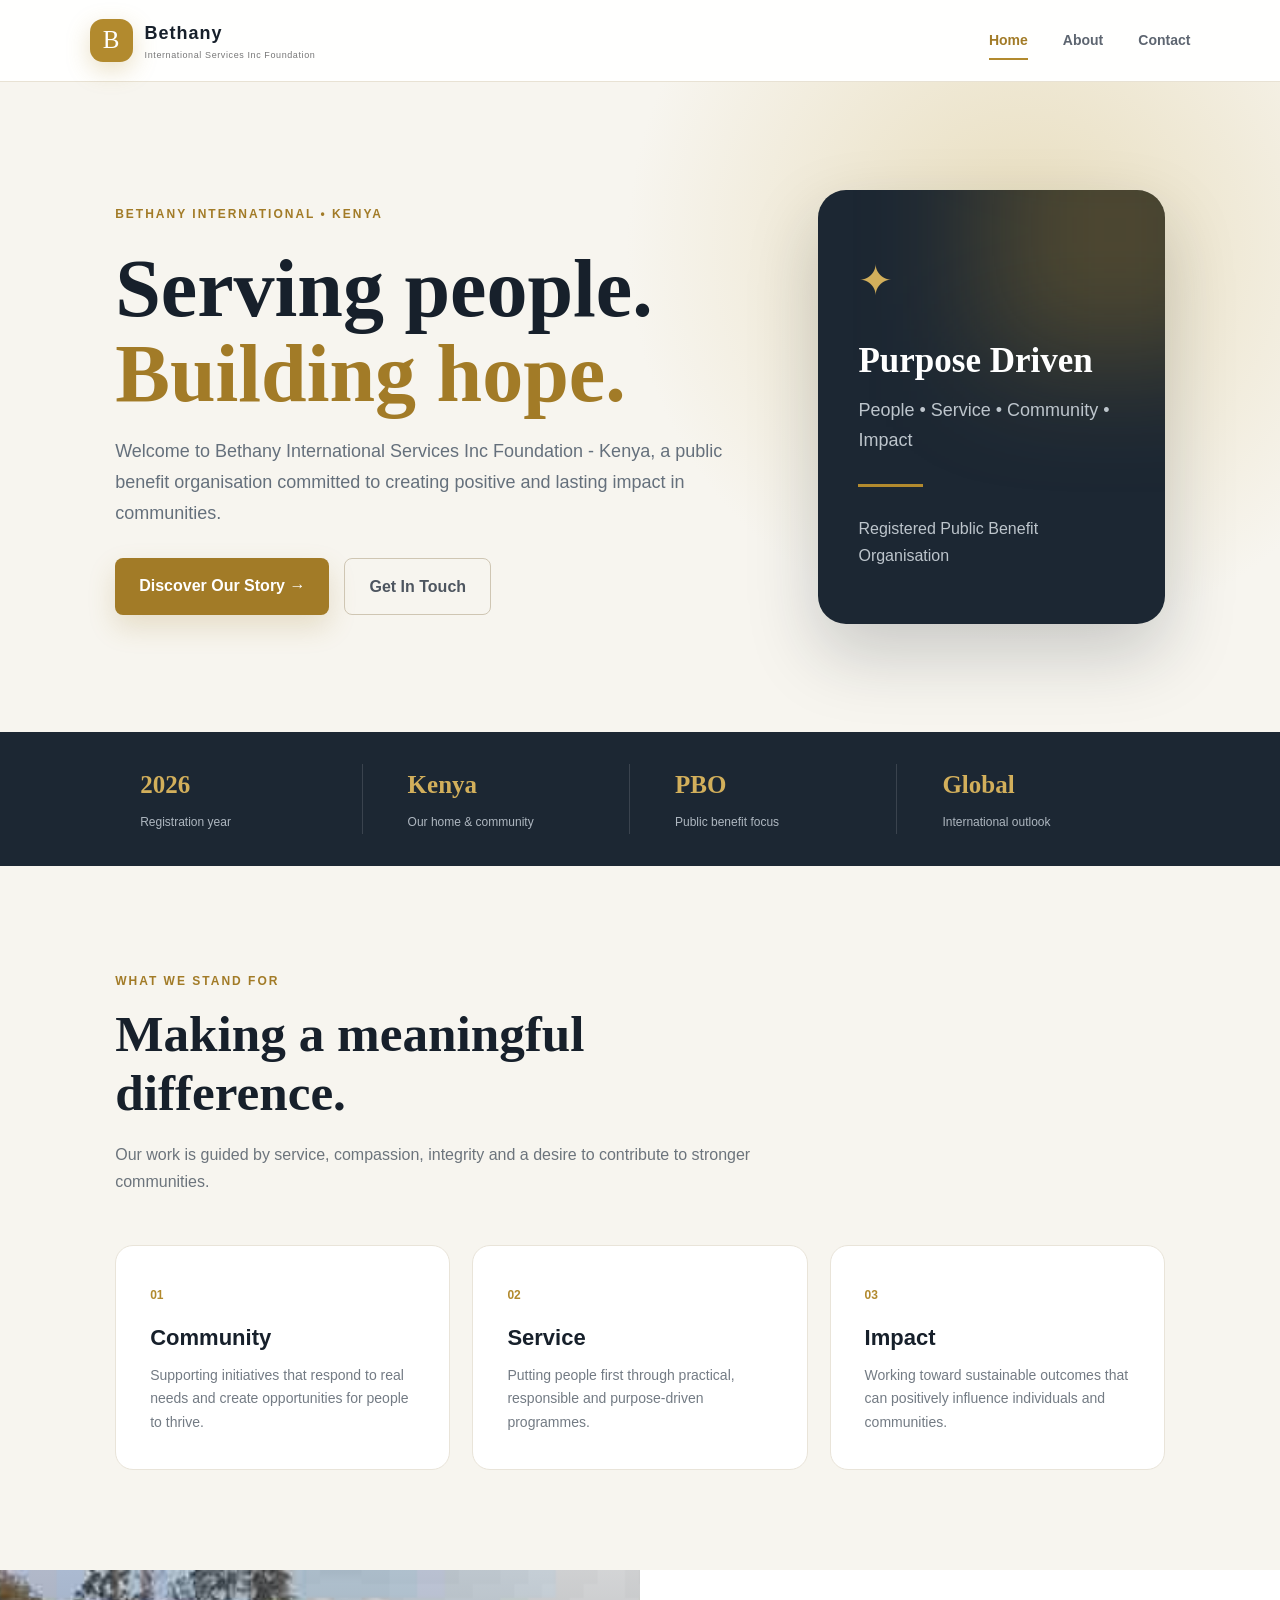
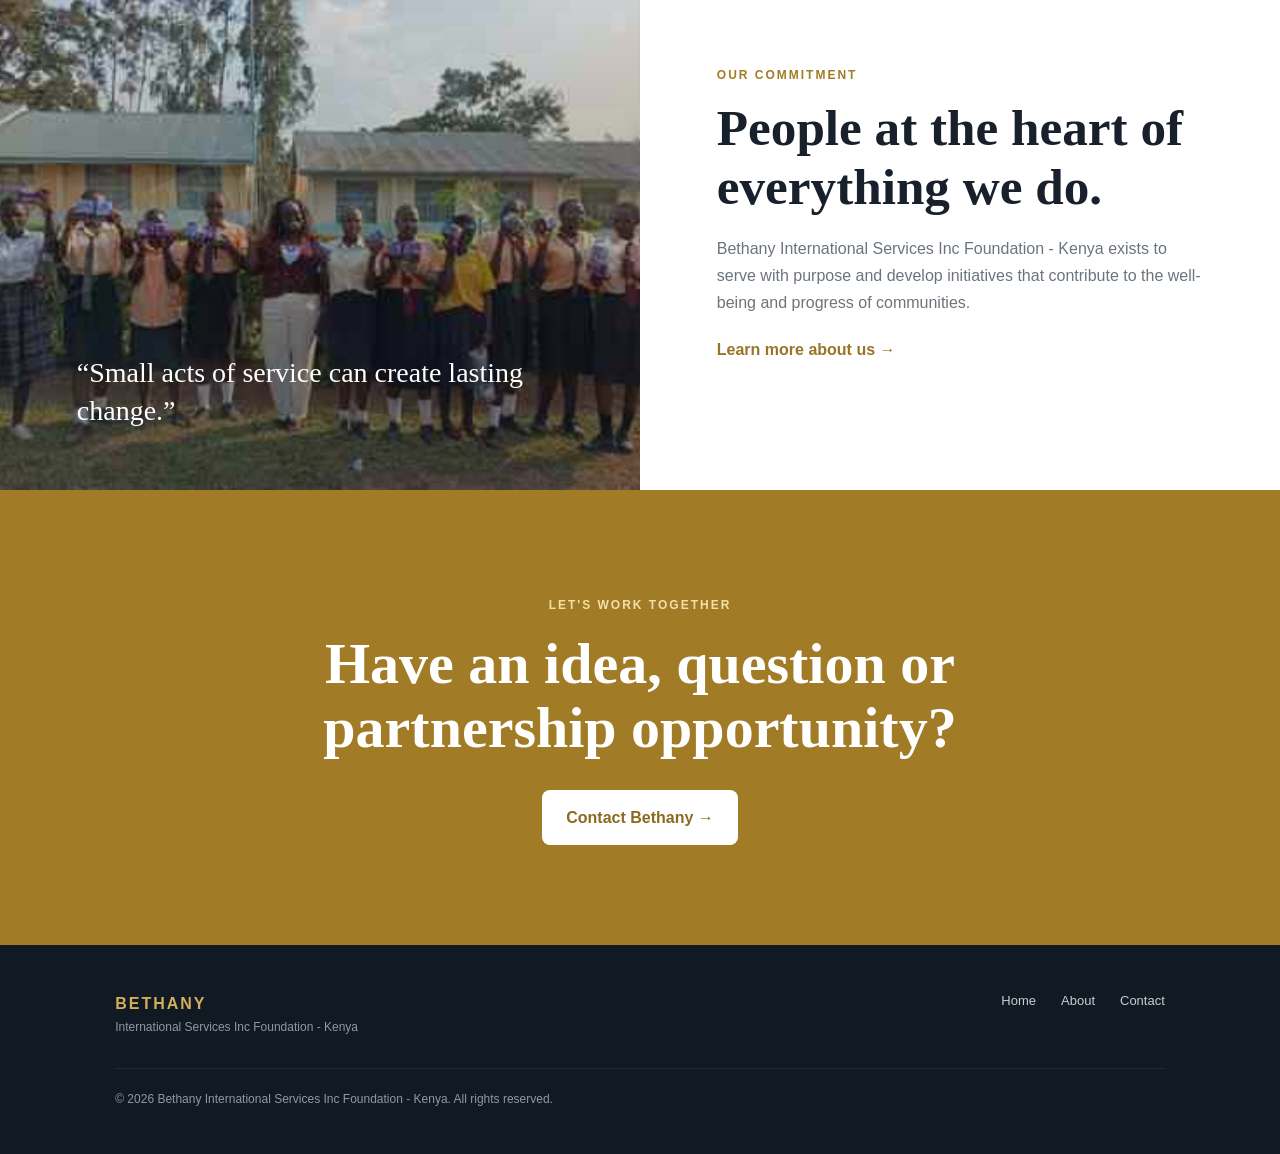
<file: index.html>
<!DOCTYPE html>
<html lang="en">
<head>
<meta charset="UTF-8"><meta name="viewport" content="width=device-width, initial-scale=1.0">
<title>Bethany International Services Inc Foundation - Kenya</title>
<link rel="stylesheet" href="Bethany_International_Website/style.css">
</head><body>
<header class="navbar"><a class="brand" href="index.html"><span class="brand-mark">B</span><span><strong>Bethany</strong><small>International Services Inc Foundation</small></span></a><button class="menu-toggle" aria-label="Toggle navigation" aria-expanded="false">☰</button><nav><a class="active" href="index.html">Home</a><a href="about.html">About</a><a href="contact.html">Contact</a></nav></header>
<main><section class="hero"><div class="hero-content"><span class="eyebrow">BETHANY INTERNATIONAL • KENYA</span><h1>Serving people.<br><span>Building hope.</span></h1><p>Welcome to Bethany International Services Inc Foundation - Kenya, a public benefit organisation committed to creating positive and lasting impact in communities.</p><div class="hero-buttons"><a class="btn primary" href="about.html">Discover Our Story →</a><a class="btn ghost" href="contact.html">Get In Touch</a></div></div><div class="hero-card"><div class="glow"></div><div class="card-icon">✦</div><h3>Purpose Driven</h3><p>People • Service • Community • Impact</p><div class="line"></div><span>Registered Public Benefit Organisation</span></div></section><section class="stats"><div><strong>2026</strong><span>Registration year</span></div><div><strong>Kenya</strong><span>Our home & community</span></div><div><strong>PBO</strong><span>Public benefit focus</span></div><div><strong>Global</strong><span>International outlook</span></div></section><section class="section"><div class="section-heading"><span class="eyebrow">WHAT WE STAND FOR</span><h2>Making a meaningful difference.</h2><p>Our work is guided by service, compassion, integrity and a desire to contribute to stronger communities.</p></div><div class="cards"><article class="info-card"><span>01</span><h3>Community</h3><p>Supporting initiatives that respond to real needs and create opportunities for people to thrive.</p></article><article class="info-card"><span>02</span><h3>Service</h3><p>Putting people first through practical, responsible and purpose-driven programmes.</p></article><article class="info-card"><span>03</span><h3>Impact</h3><p>Working toward sustainable outcomes that can positively influence individuals and communities.</p></article></div></section><section class="split-section"><div class="split-image"><div class="quote">“Small acts of service can create lasting change.”</div></div><div class="split-content"><span class="eyebrow">OUR COMMITMENT</span><h2>People at the heart of everything we do.</h2><p>Bethany International Services Inc Foundation - Kenya exists to serve with purpose and develop initiatives that contribute to the well-being and progress of communities.</p><a class="text-link" href="about.html">Learn more about us →</a></div></section><section class="cta"><span class="eyebrow">LET'S WORK TOGETHER</span><h2>Have an idea, question or partnership opportunity?</h2><a class="btn light" href="contact.html">Contact Bethany →</a></section></main><footer><div><strong>BETHANY</strong><p>International Services Inc Foundation - Kenya</p></div><div class="footer-links"><a href="index.html">Home</a><a href="about.html">About</a><a href="contact.html">Contact</a></div><p class="copyright">© 2026 Bethany International Services Inc Foundation - Kenya. All rights reserved.</p></footer><script src="Bethany_International_Website/script.js"></script></body></html>
</file>
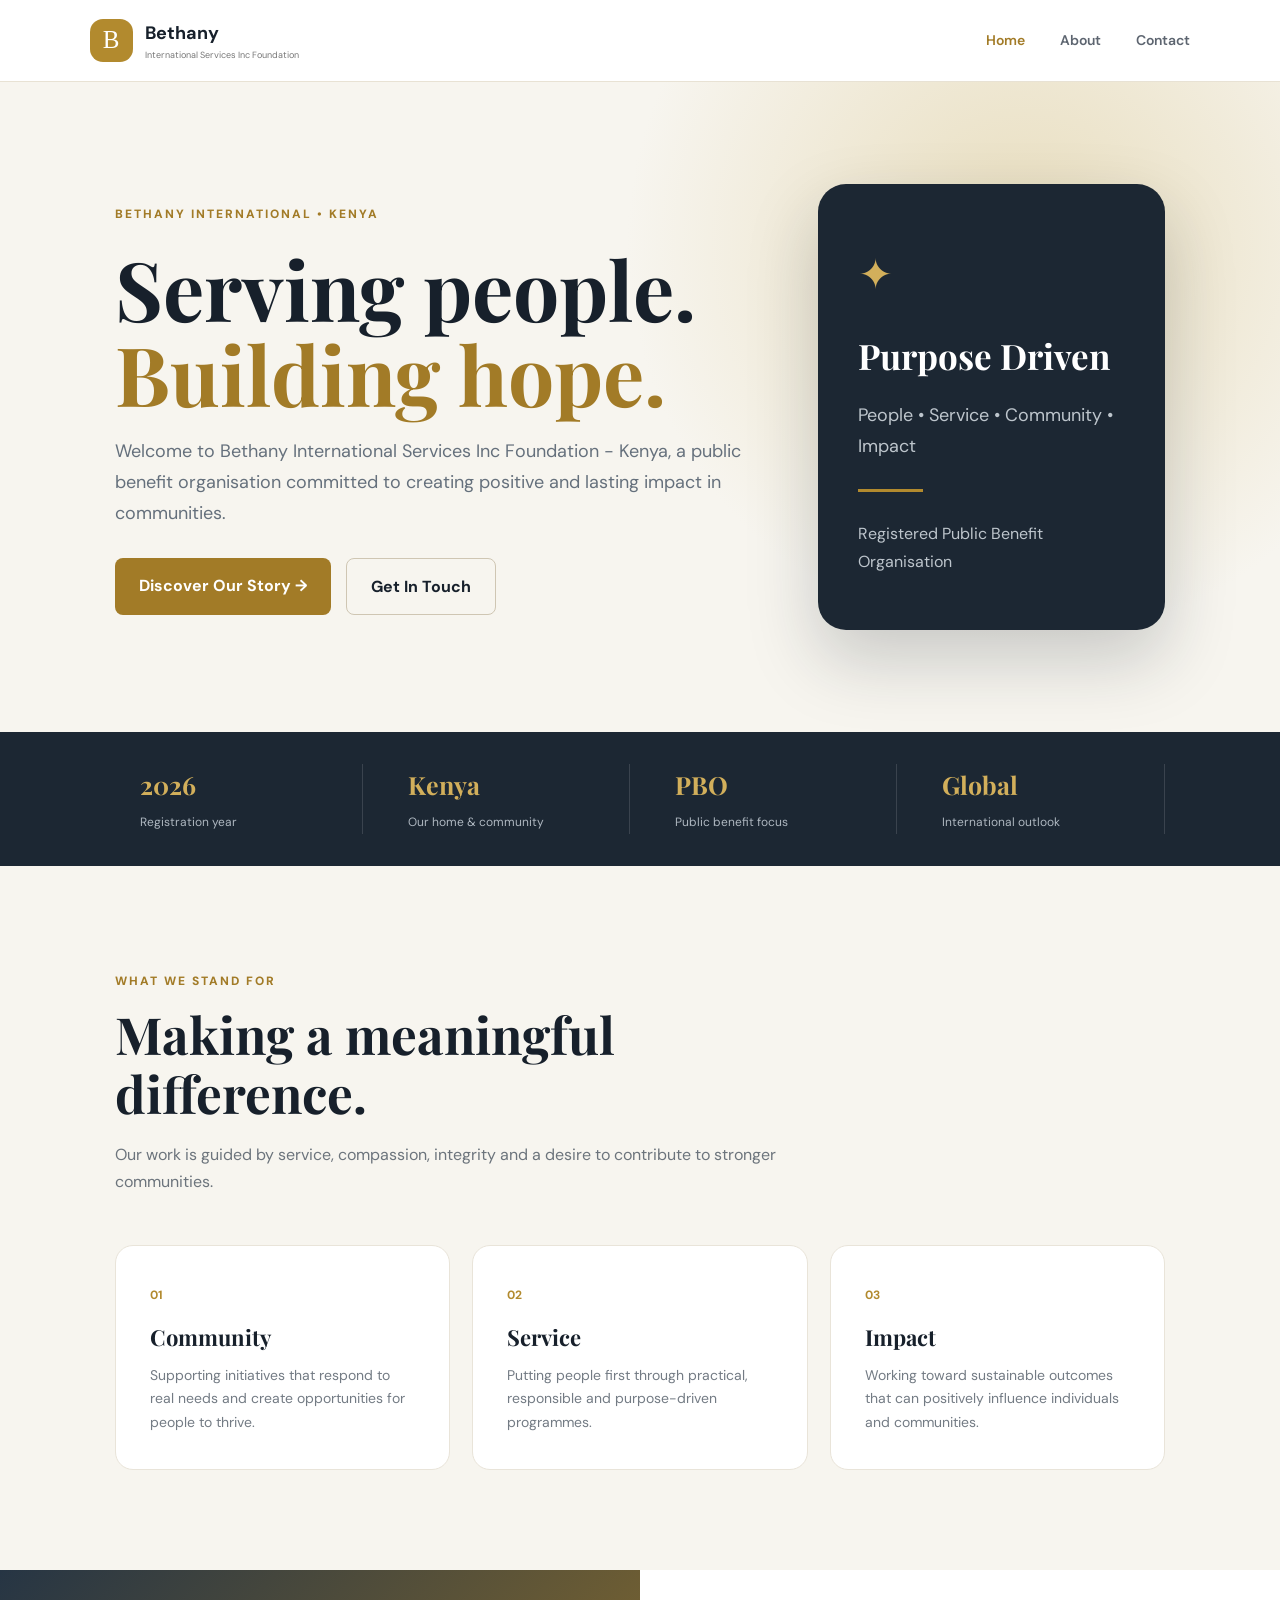
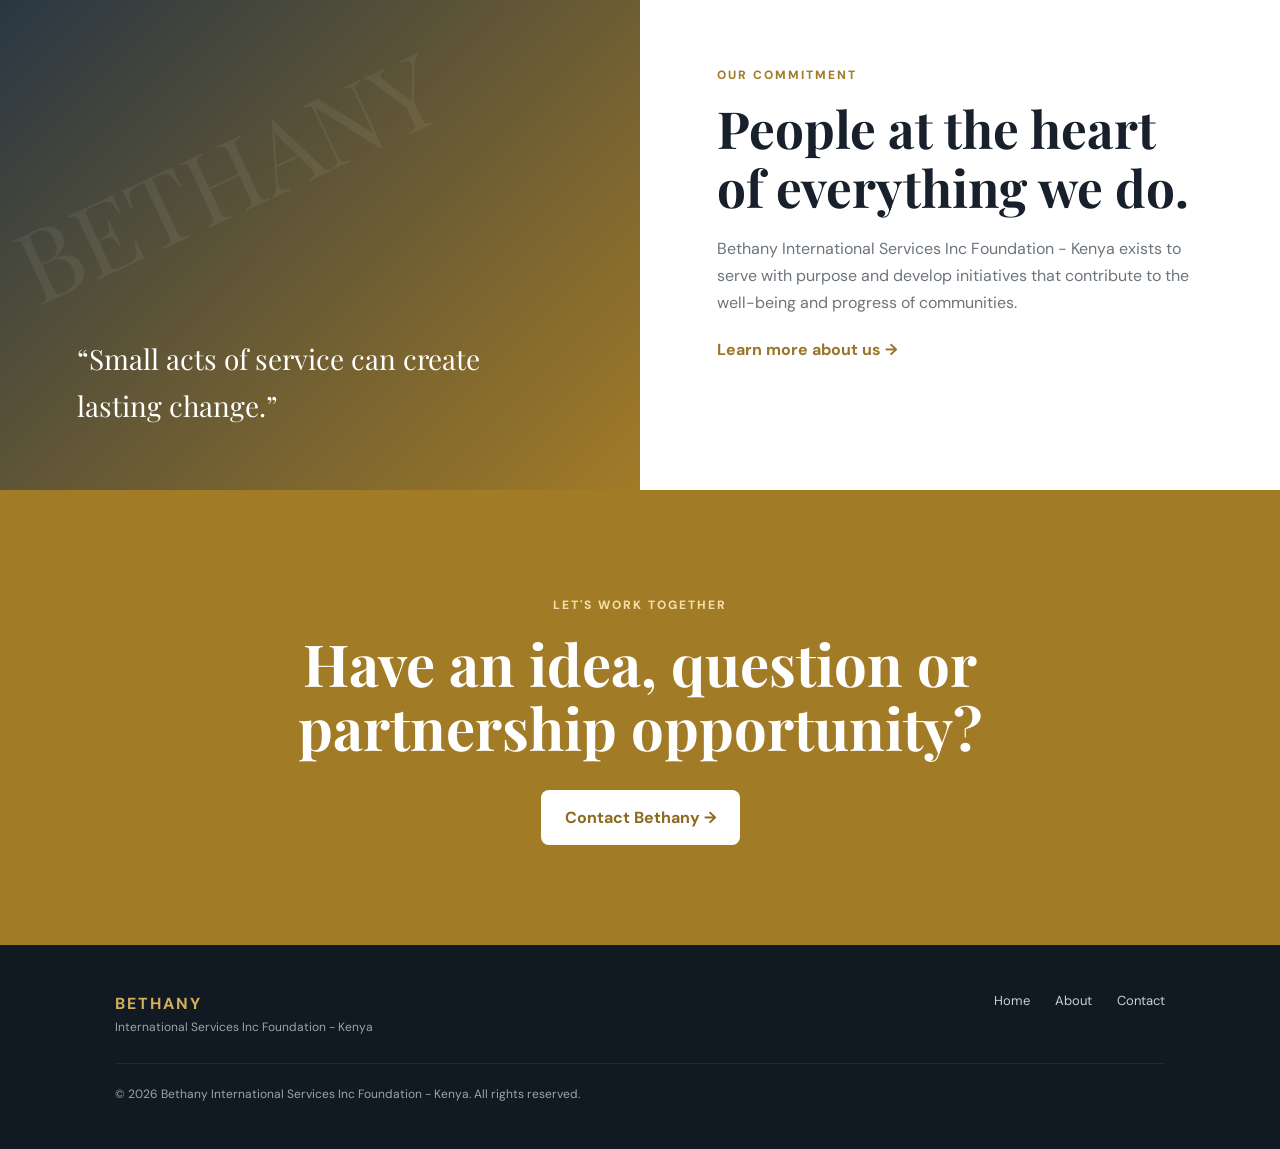
<file: bethan_international/index.html>
<!DOCTYPE html>
<html lang="en">
<head>
<meta charset="UTF-8"><meta name="viewport" content="width=device-width,initial-scale=1.0">
<title>Bethany International Services Inc Foundation - Kenya</title>
<link rel="preconnect" href="https://fonts.googleapis.com"><link rel="preconnect" href="https://fonts.gstatic.com" crossorigin>
<link href="https://fonts.googleapis.com/css2?family=DM+Sans:wght@400;500;600;700&family=Playfair+Display:wght@600;700&display=swap" rel="stylesheet">
<link rel="stylesheet" href="style.css">
</head>
<body>
<header class="navbar"><a class="brand" href="index.html"><span class="brand-mark">B</span><span><strong>Bethany</strong><small>International Services Inc Foundation</small></span></a><button class="menu-toggle" aria-label="Open menu" aria-expanded="false">☰</button><nav><a class="active" href="index.html">Home</a><a href="about.html">About</a><a href="contact.html">Contact</a></nav></header>
<main>
<section class="hero"><div><span class="eyebrow">BETHANY INTERNATIONAL • KENYA</span><h1>Serving people.<br><span>Building hope.</span></h1><p>Welcome to Bethany International Services Inc Foundation - Kenya, a public benefit organisation committed to creating positive and lasting impact in communities.</p><div class="hero-buttons"><a class="btn primary" href="about.html">Discover Our Story →</a><a class="btn ghost" href="contact.html">Get In Touch</a></div></div><div class="hero-card"><div class="glow"></div><div class="card-icon">✦</div><h3>Purpose Driven</h3><p>People • Service • Community • Impact</p><div class="line"></div><span>Registered Public Benefit Organisation</span></div></section>
<section class="stats"><div><strong>2026</strong><span>Registration year</span></div><div><strong>Kenya</strong><span>Our home & community</span></div><div><strong>PBO</strong><span>Public benefit focus</span></div><div><strong>Global</strong><span>International outlook</span></div></section>
<section class="section"><div class="section-heading"><span class="eyebrow">WHAT WE STAND FOR</span><h2>Making a meaningful difference.</h2><p>Our work is guided by service, compassion, integrity and a desire to contribute to stronger communities.</p></div><div class="cards"><article class="info-card"><span>01</span><h3>Community</h3><p>Supporting initiatives that respond to real needs and create opportunities for people to thrive.</p></article><article class="info-card"><span>02</span><h3>Service</h3><p>Putting people first through practical, responsible and purpose-driven programmes.</p></article><article class="info-card"><span>03</span><h3>Impact</h3><p>Working toward sustainable outcomes that can positively influence individuals and communities.</p></article></div></section>
<section class="split-section"><div class="split-image"><div class="quote">“Small acts of service can create lasting change.”</div></div><div class="split-content"><span class="eyebrow">OUR COMMITMENT</span><h2>People at the heart of everything we do.</h2><p>Bethany International Services Inc Foundation - Kenya exists to serve with purpose and develop initiatives that contribute to the well-being and progress of communities.</p><a class="text-link" href="about.html">Learn more about us →</a></div></section>
<section class="cta"><span class="eyebrow">LET'S WORK TOGETHER</span><h2>Have an idea, question or partnership opportunity?</h2><a class="btn light" href="contact.html">Contact Bethany →</a></section>
</main>
<footer><div><strong>BETHANY</strong><p>International Services Inc Foundation - Kenya</p></div><div class="footer-links"><a href="index.html">Home</a><a href="about.html">About</a><a href="contact.html">Contact</a></div><p class="copyright">© 2026 Bethany International Services Inc Foundation - Kenya. All rights reserved.</p></footer>
<script src="script.js"></script></body></html>
</file>
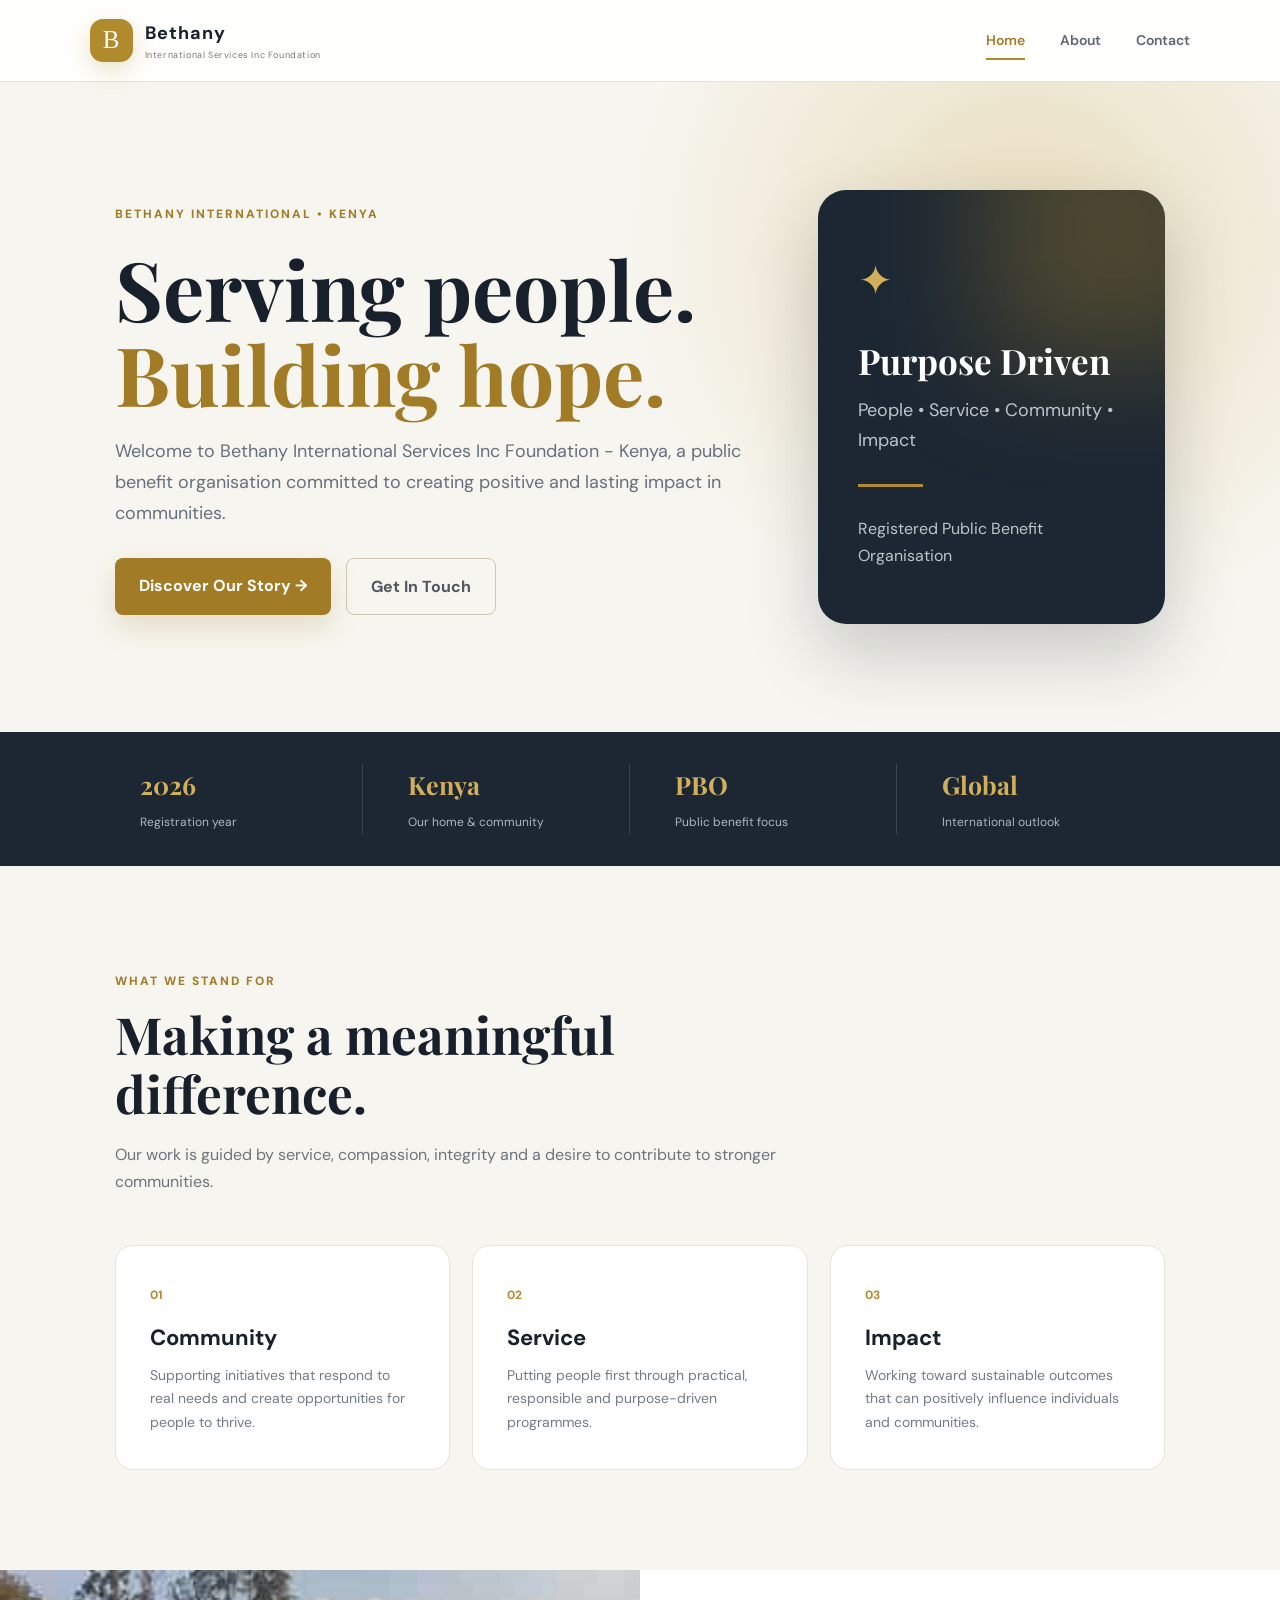
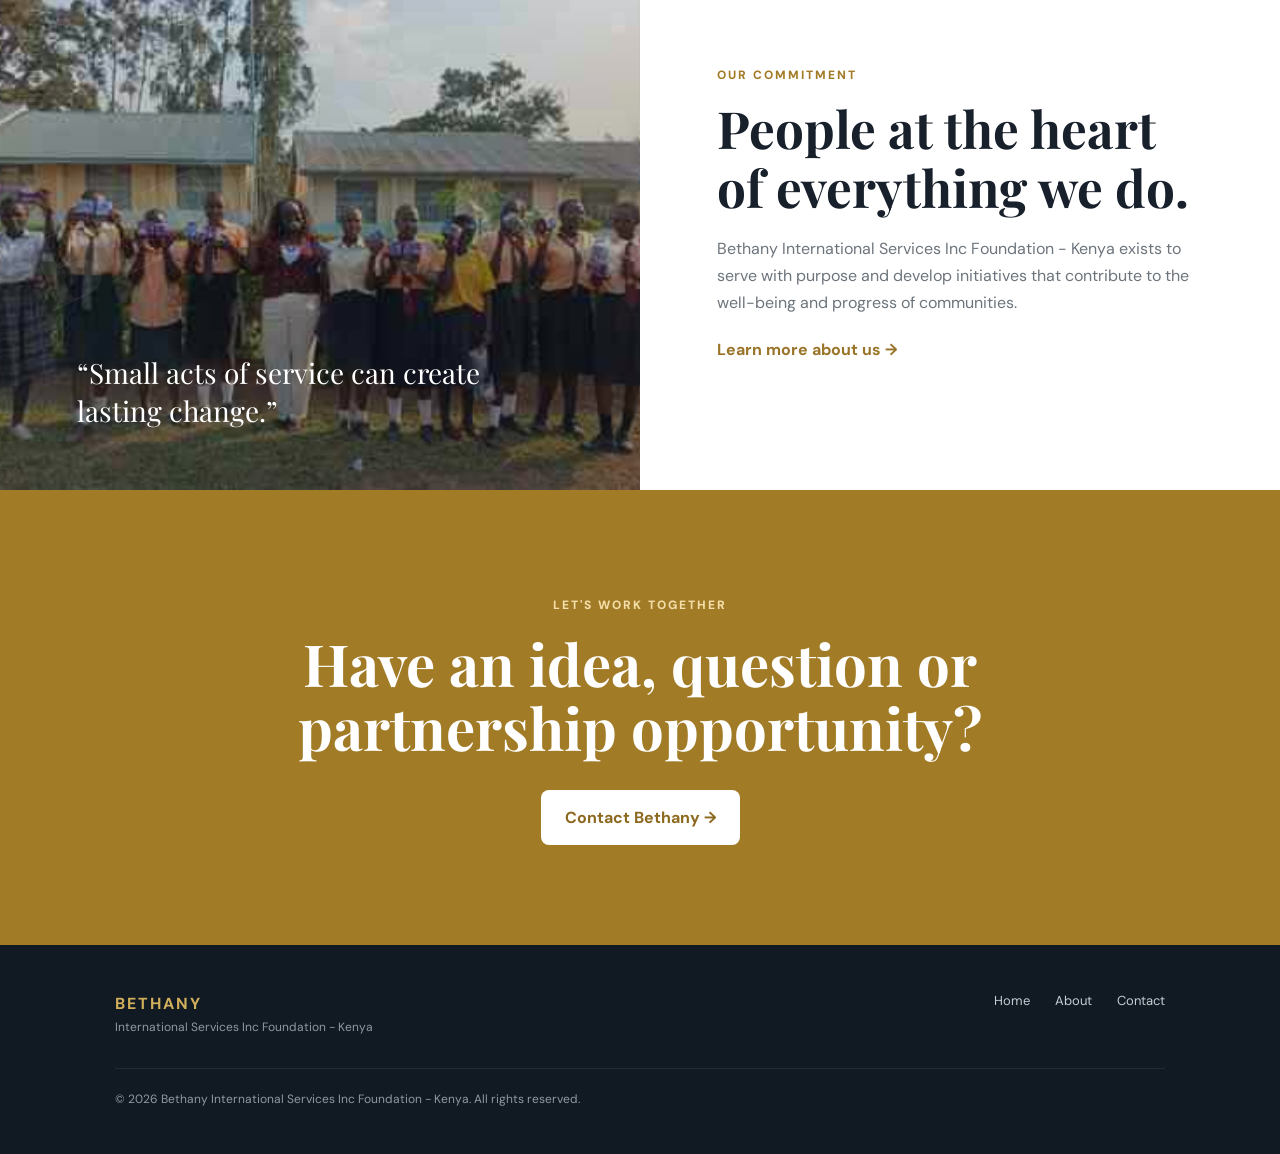
<file: Bethany_International_Website/index.html>
<!DOCTYPE html>
<html lang="en">
<head>
  <meta charset="UTF-8">
  <meta name="viewport" content="width=device-width, initial-scale=1.0">
  <title>Bethany International Services Inc Foundation - Kenya</title>
  <link rel="preconnect" href="https://fonts.googleapis.com">
  <link rel="preconnect" href="https://fonts.gstatic.com" crossorigin>
  <link href="https://fonts.googleapis.com/css2?family=DM+Sans:wght@400;500;600;700&family=Playfair+Display:wght@600;700&display=swap" rel="stylesheet">
  <link rel="stylesheet" href="style.css">
</head>
<body>
<header class="navbar">
  <a class="brand" href="index.html">
    <span class="brand-mark">B</span>
    <span><strong>Bethany</strong><small>International Services Inc Foundation</small></span>
  </a>
  <button class="menu-toggle" aria-label="Open menu">☰</button>
  <nav>
    <a class="active" href="index.html">Home</a>
    <a href="about.html">About</a>
    <a href="contact.html">Contact</a>
  </nav>
</header>

<main>
<section class="hero">
  <div class="hero-content">
    <span class="eyebrow">BETHANY INTERNATIONAL • KENYA</span>
    <h1>Serving people.<br><span>Building hope.</span></h1>
    <p>Welcome to Bethany International Services Inc Foundation - Kenya, a public benefit organisation committed to creating positive and lasting impact in communities.</p>
    <div class="hero-buttons">
      <a class="btn primary" href="about.html">Discover Our Story →</a>
      <a class="btn ghost" href="contact.html">Get In Touch</a>
    </div>
  </div>
  <div class="hero-card">
    <div class="glow"></div>
    <div class="card-icon">✦</div>
    <h3>Purpose Driven</h3>
    <p>People • Service • Community • Impact</p>
    <div class="line"></div>
    <span>Registered Public Benefit Organisation</span>
  </div>
</section>

<section class="stats">
  <div><strong>2026</strong><span>Registration year</span></div>
  <div><strong>Kenya</strong><span>Our home & community</span></div>
  <div><strong>PBO</strong><span>Public benefit focus</span></div>
  <div><strong>Global</strong><span>International outlook</span></div>
</section>

<section class="section">
  <div class="section-heading">
    <span class="eyebrow">WHAT WE STAND FOR</span>
    <h2>Making a meaningful difference.</h2>
    <p>Our work is guided by service, compassion, integrity and a desire to contribute to stronger communities.</p>
  </div>
  <div class="cards">
    <article class="info-card"><span>01</span><h3>Community</h3><p>Supporting initiatives that respond to real needs and create opportunities for people to thrive.</p></article>
    <article class="info-card"><span>02</span><h3>Service</h3><p>Putting people first through practical, responsible and purpose-driven programmes.</p></article>
    <article class="info-card"><span>03</span><h3>Impact</h3><p>Working toward sustainable outcomes that can positively influence individuals and communities.</p></article>
  </div>
</section>

<section class="split-section">
  <div class="split-image">
    <div class="image-overlay"></div>
    <div class="quote">“Small acts of service can create lasting change.”</div>
  </div>
  <div class="split-content">
    <span class="eyebrow">OUR COMMITMENT</span>
    <h2>People at the heart of everything we do.</h2>
    <p>Bethany International Services Inc Foundation - Kenya exists to serve with purpose and develop initiatives that contribute to the well-being and progress of communities.</p>
    <a class="text-link" href="about.html">Learn more about us →</a>
  </div>
</section>

<section class="cta">
  <span class="eyebrow">LET'S WORK TOGETHER</span>
  <h2>Have an idea, question or partnership opportunity?</h2>
  <a class="btn light" href="contact.html">Contact Bethany →</a>
</section>
</main>

<footer>
  <div><strong>BETHANY</strong><p>International Services Inc Foundation - Kenya</p></div>
  <div class="footer-links"><a href="index.html">Home</a><a href="about.html">About</a><a href="contact.html">Contact</a></div>
  <p class="copyright">© 2026 Bethany International Services Inc Foundation - Kenya. All rights reserved.</p>
</footer>
<script src="script.js"></script>
</body>
</html>
</file>
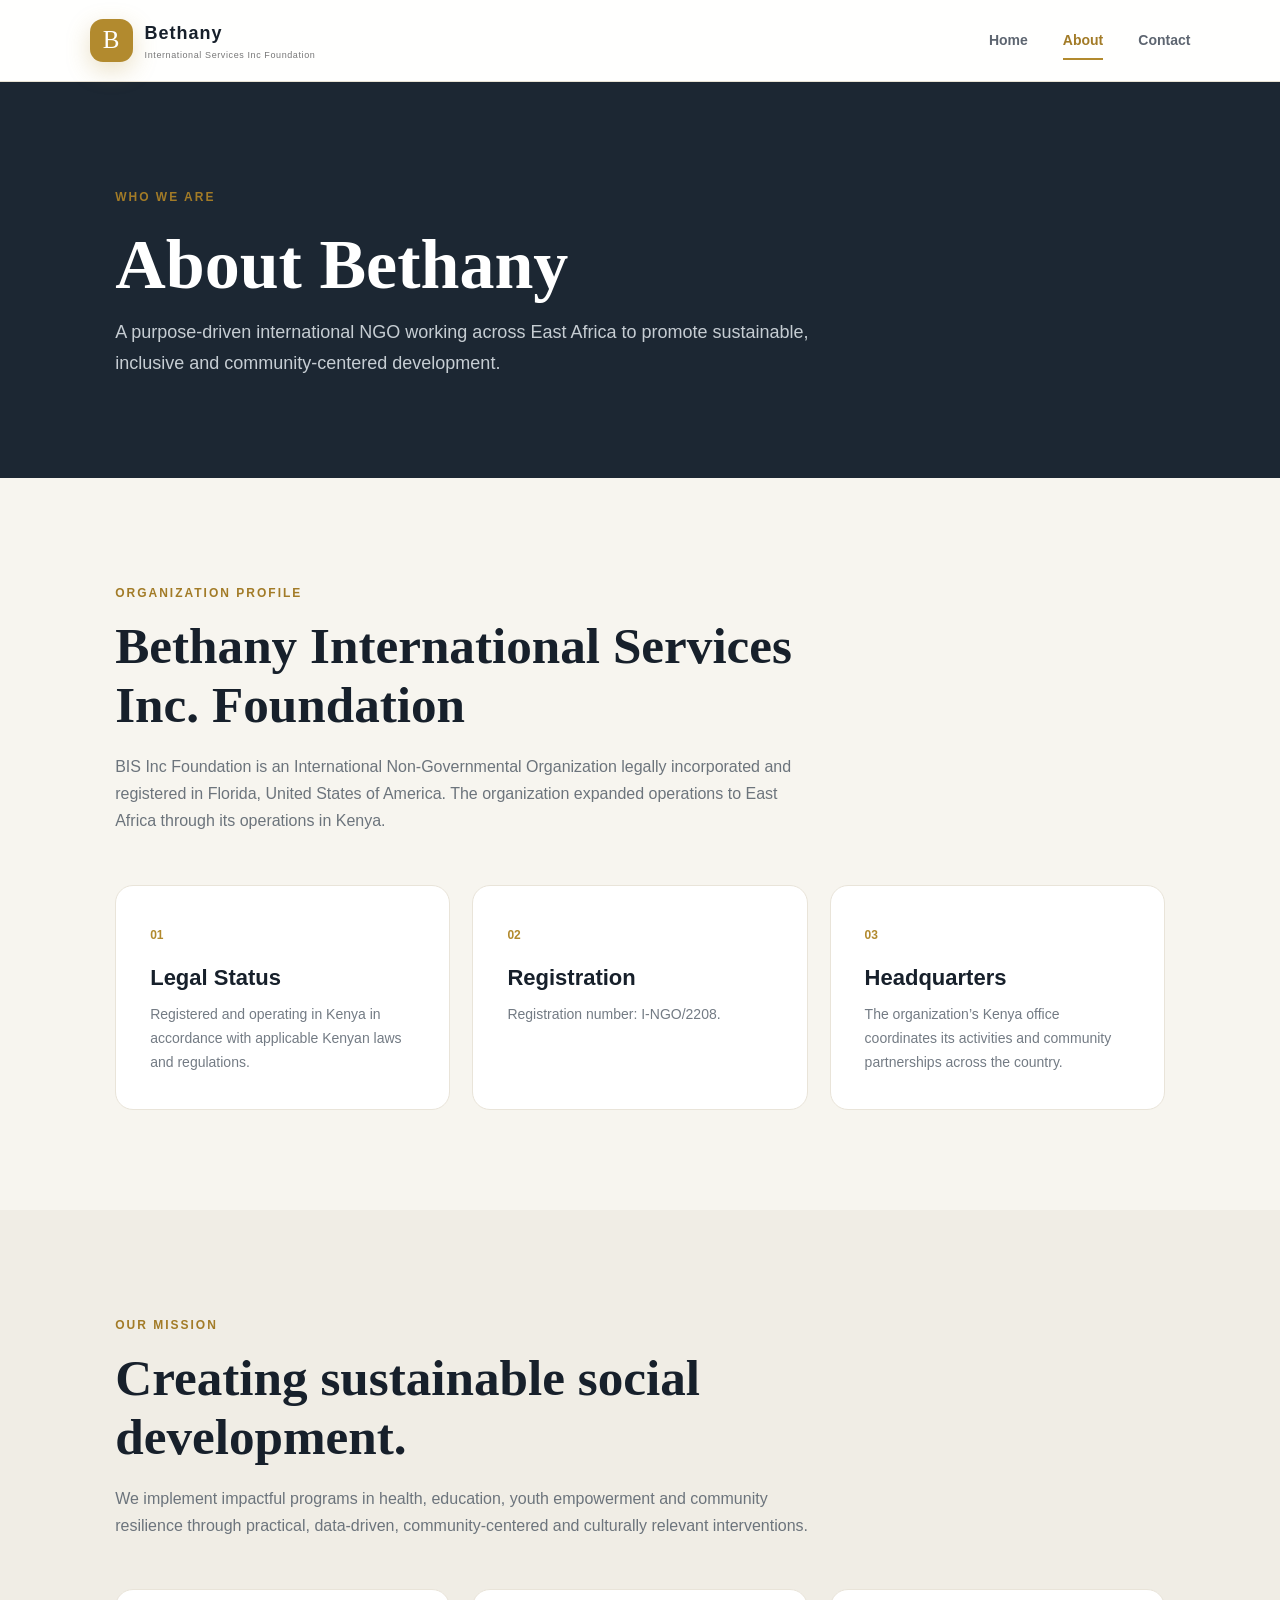
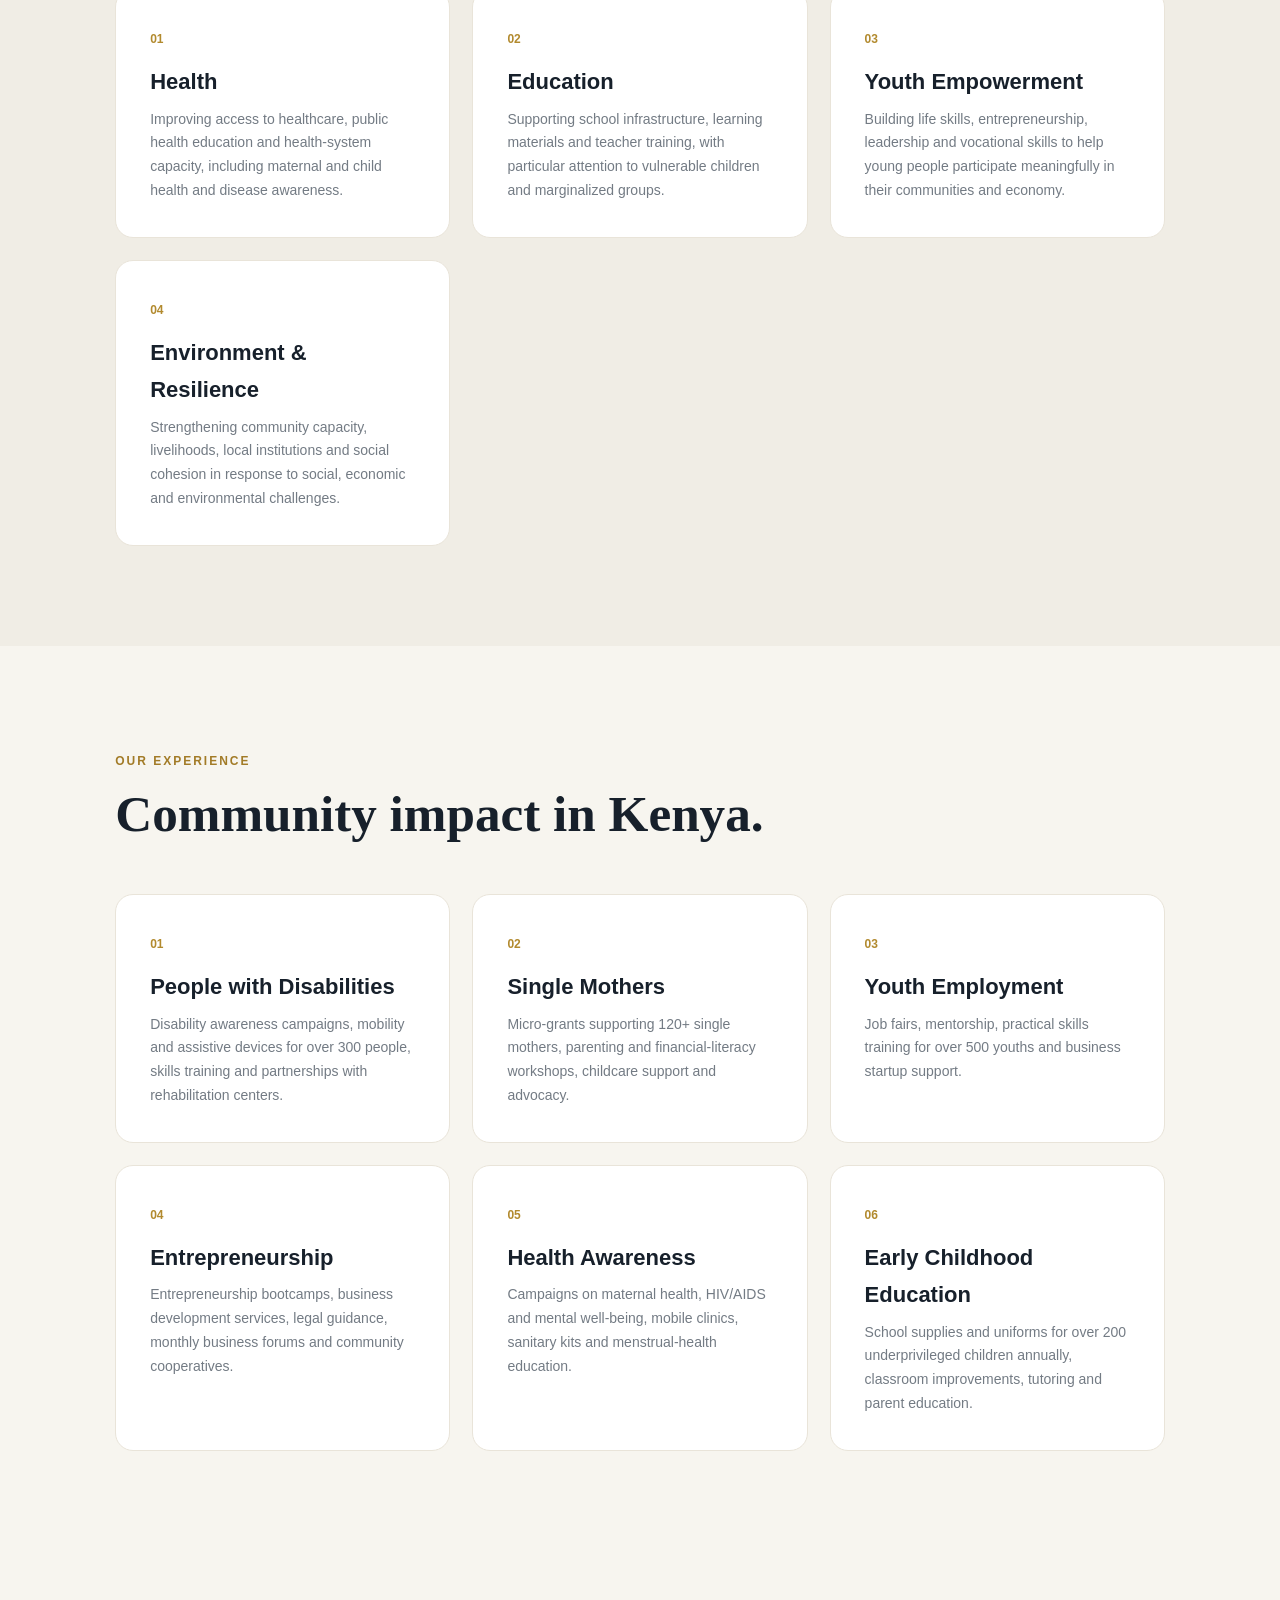
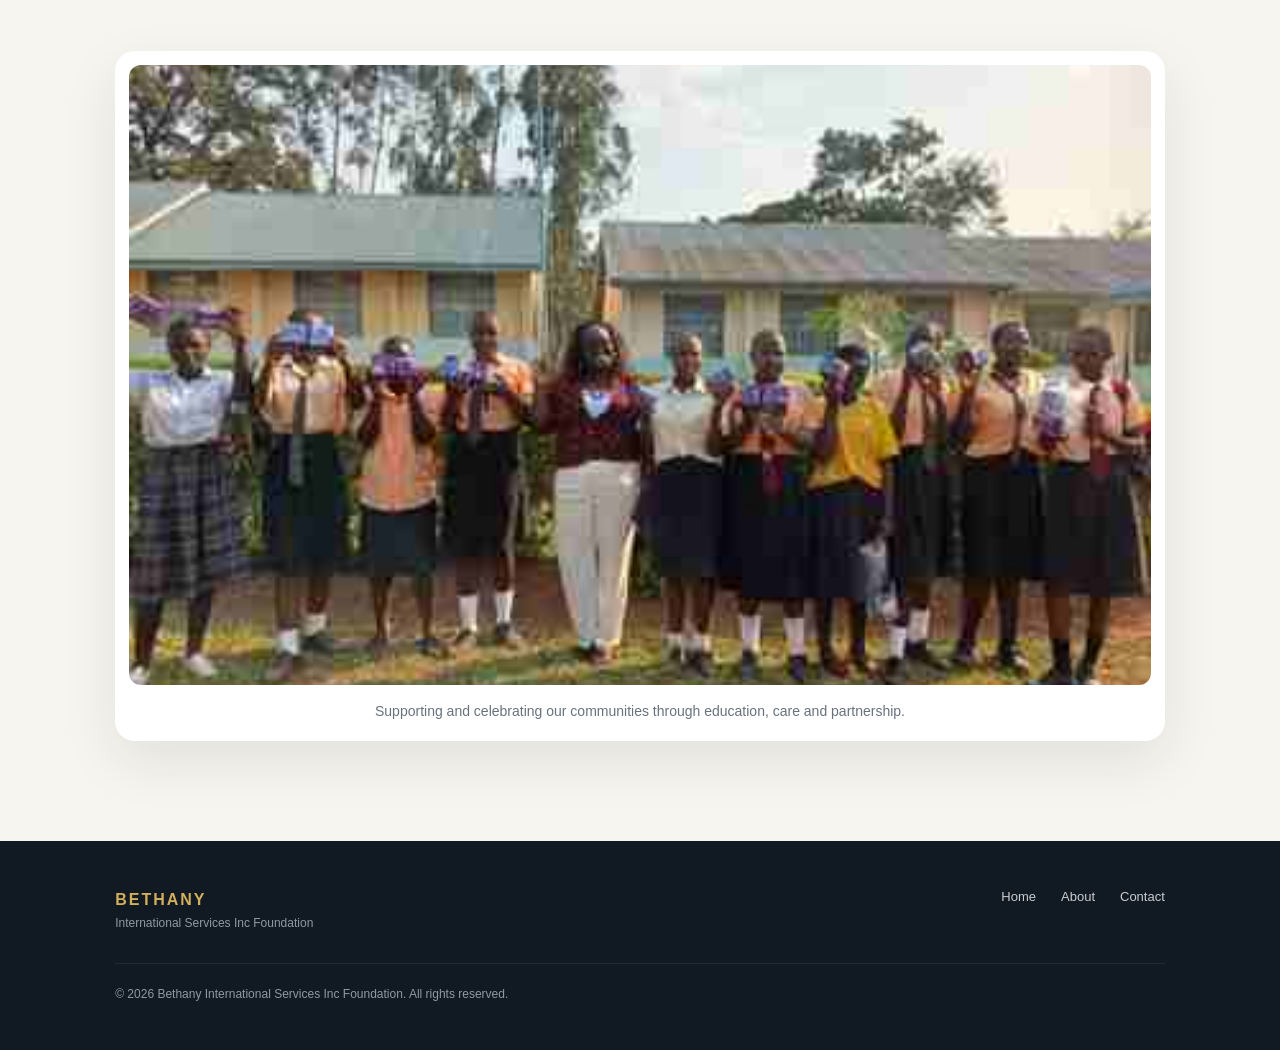
<file: about.html>
<!DOCTYPE html><html lang="en"><head><meta charset="UTF-8"><meta name="viewport" content="width=device-width,initial-scale=1.0"><title>About | Bethany International Services Inc Foundation</title><link rel="stylesheet" href="Bethany_International_Website/style.css"></head><body><header class="navbar"><a class="brand" href="index.html"><span class="brand-mark">B</span><span><strong>Bethany</strong><small>International Services Inc Foundation</small></span></a><button class="menu-toggle" aria-label="Toggle navigation" aria-expanded="false">☰</button><nav><a href="index.html">Home</a><a class="active" href="about.html">About</a><a href="contact.html">Contact</a></nav></header><section class="page-hero"><span class="eyebrow">WHO WE ARE</span><h1>About Bethany</h1><p>A purpose-driven international NGO working across East Africa to promote sustainable, inclusive and community-centered development.</p></section><section class="section"><div class="section-heading"><span class="eyebrow">ORGANIZATION PROFILE</span><h2>Bethany International Services Inc. Foundation</h2><p>BIS Inc Foundation is an International Non-Governmental Organization legally incorporated and registered in Florida, United States of America. The organization expanded operations to East Africa through its operations in Kenya.</p></div><div class="cards"><article class="info-card"><span>01</span><h3>Legal Status</h3><p>Registered and operating in Kenya in accordance with applicable Kenyan laws and regulations.</p></article><article class="info-card"><span>02</span><h3>Registration</h3><p>Registration number: I-NGO/2208.</p></article><article class="info-card"><span>03</span><h3>Headquarters</h3><p>The organization’s Kenya office coordinates its activities and community partnerships across the country.</p></article></div></section><section class="section values"><div class="section-heading"><span class="eyebrow">OUR MISSION</span><h2>Creating sustainable social development.</h2><p>We implement impactful programs in health, education, youth empowerment and community resilience through practical, data-driven, community-centered and culturally relevant interventions.</p></div><div class="cards"><article class="info-card"><span>01</span><h3>Health</h3><p>Improving access to healthcare, public health education and health-system capacity, including maternal and child health and disease awareness.</p></article><article class="info-card"><span>02</span><h3>Education</h3><p>Supporting school infrastructure, learning materials and teacher training, with particular attention to vulnerable children and marginalized groups.</p></article><article class="info-card"><span>03</span><h3>Youth Empowerment</h3><p>Building life skills, entrepreneurship, leadership and vocational skills to help young people participate meaningfully in their communities and economy.</p></article><article class="info-card"><span>04</span><h3>Environment & Resilience</h3><p>Strengthening community capacity, livelihoods, local institutions and social cohesion in response to social, economic and environmental challenges.</p></article></div></section><section class="section"><div class="section-heading"><span class="eyebrow">OUR EXPERIENCE</span><h2>Community impact in Kenya.</h2></div><div class="cards"><article class="info-card"><span>01</span><h3>People with Disabilities</h3><p>Disability awareness campaigns, mobility and assistive devices for over 300 people, skills training and partnerships with rehabilitation centers.</p></article><article class="info-card"><span>02</span><h3>Single Mothers</h3><p>Micro-grants supporting 120+ single mothers, parenting and financial-literacy workshops, childcare support and advocacy.</p></article><article class="info-card"><span>03</span><h3>Youth Employment</h3><p>Job fairs, mentorship, practical skills training for over 500 youths and business startup support.</p></article><article class="info-card"><span>04</span><h3>Entrepreneurship</h3><p>Entrepreneurship bootcamps, business development services, legal guidance, monthly business forums and community cooperatives.</p></article><article class="info-card"><span>05</span><h3>Health Awareness</h3><p>Campaigns on maternal health, HIV/AIDS and mental well-being, mobile clinics, sanitary kits and menstrual-health education.</p></article><article class="info-card"><span>06</span><h3>Early Childhood Education</h3><p>School supplies and uniforms for over 200 underprivileged children annually, classroom improvements, tutoring and parent education.</p></article></div></section><section class="section"><figure class="community-photo"><img src="community-outreach.jpg" alt="Bethany community outreach with students at a school"><figcaption>Supporting and celebrating our communities through education, care and partnership.</figcaption></figure></section><footer><div><strong>BETHANY</strong><p>International Services Inc Foundation</p></div><div class="footer-links"><a href="index.html">Home</a><a href="about.html">About</a><a href="contact.html">Contact</a></div><p class="copyright">© 2026 Bethany International Services Inc Foundation. All rights reserved.</p></div></footer><script src="Bethany_International_Website/script.js"></script></body></html>
</file>
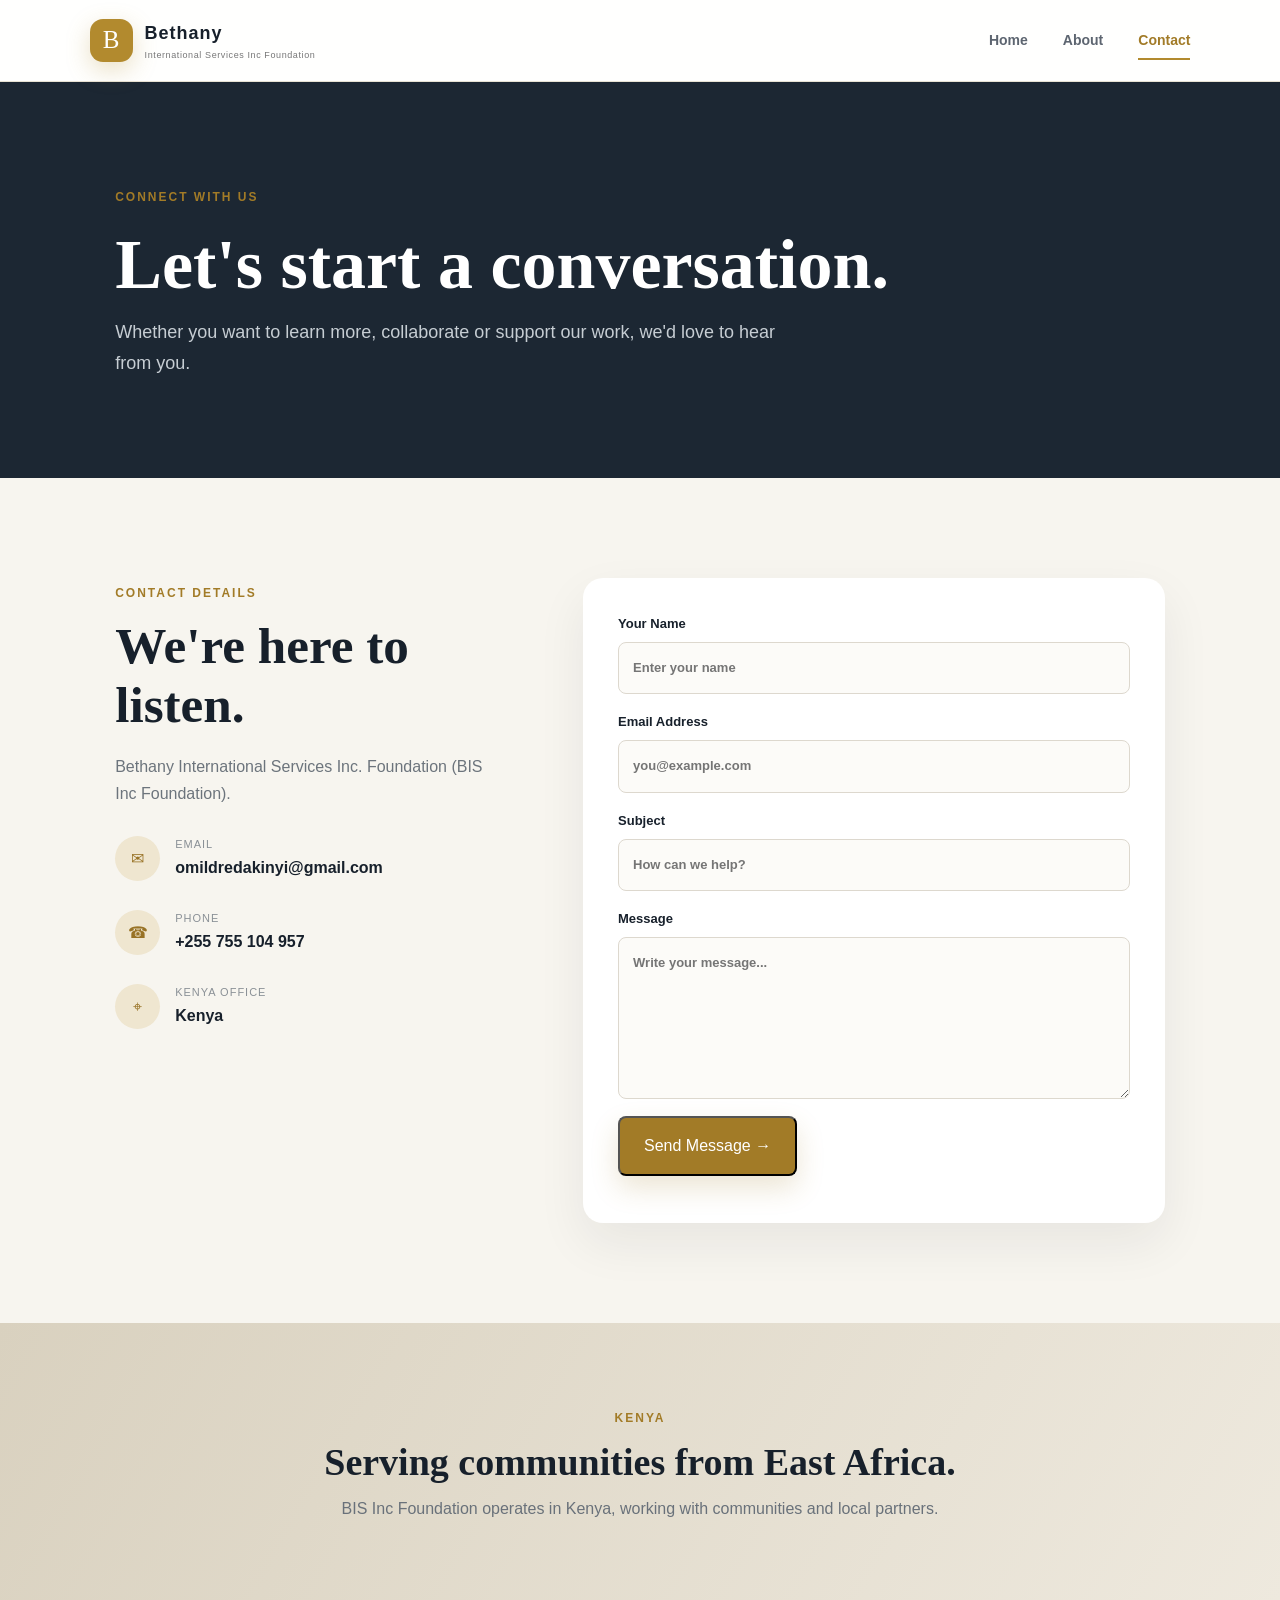
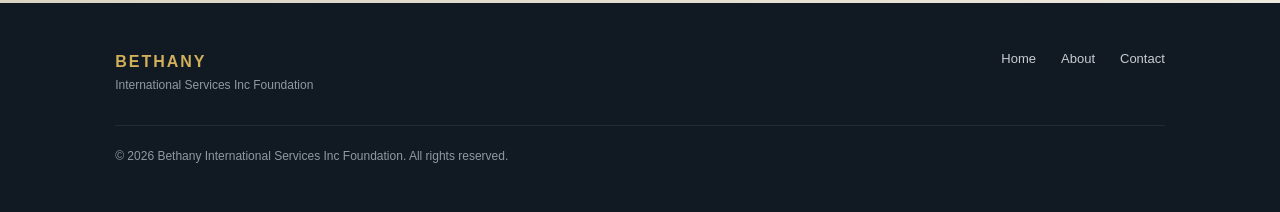
<file: contact.html>
<!DOCTYPE html><html lang="en"><head><meta charset="UTF-8"><meta name="viewport" content="width=device-width,initial-scale=1.0"><title>Contact | Bethany International Services Inc Foundation</title><link rel="stylesheet" href="Bethany_International_Website/style.css"></head><body><header class="navbar"><a class="brand" href="index.html"><span class="brand-mark">B</span><span><strong>Bethany</strong><small>International Services Inc Foundation</small></span></a><button class="menu-toggle" aria-label="Toggle navigation" aria-expanded="false">☰</button><nav><a href="index.html">Home</a><a href="about.html">About</a><a class="active" href="contact.html">Contact</a></nav></header><section class="page-hero"><span class="eyebrow">CONNECT WITH US</span><h1>Let's start a conversation.</h1><p>Whether you want to learn more, collaborate or support our work, we'd love to hear from you.</p></section><section class="contact-section section"><div class="contact-info"><span class="eyebrow">CONTACT DETAILS</span><h2>We're here to listen.</h2><p>Bethany International Services Inc. Foundation (BIS Inc Foundation).</p><div class="contact-item"><span>✉</span><div><small>Email</small><strong>omildredakinyi@gmail.com</strong></div></div><div class="contact-item"><span>☎</span><div><small>Phone</small><strong>+255 755 104 957</strong></div></div><div class="contact-item"><span>⌖</span><div><small>Kenya Office</small><strong>Kenya</strong></div></div></div><form class="contact-form" onsubmit="sendMessage(event)"><label>Your Name<input type="text" placeholder="Enter your name" required></label><label>Email Address<input type="email" placeholder="you@example.com" required></label><label>Subject<input type="text" placeholder="How can we help?" required></label><label>Message<textarea rows="6" placeholder="Write your message..." required></textarea></label><button class="btn primary" type="submit">Send Message →</button><p id="form-message" class="form-message"></p></form></section><section class="map-placeholder"><div><span class="eyebrow">KENYA</span><h2>Serving communities from East Africa.</h2><p>BIS Inc Foundation operates in Kenya, working with communities and local partners.</p></div></section><footer><div><strong>BETHANY</strong><p>International Services Inc Foundation</p></div><div class="footer-links"><a href="index.html">Home</a><a href="about.html">About</a><a href="contact.html">Contact</a></div><p class="copyright">© 2026 Bethany International Services Inc Foundation. All rights reserved.</p></footer><script src="Bethany_International_Website/script.js"></script></body></html>
</file>
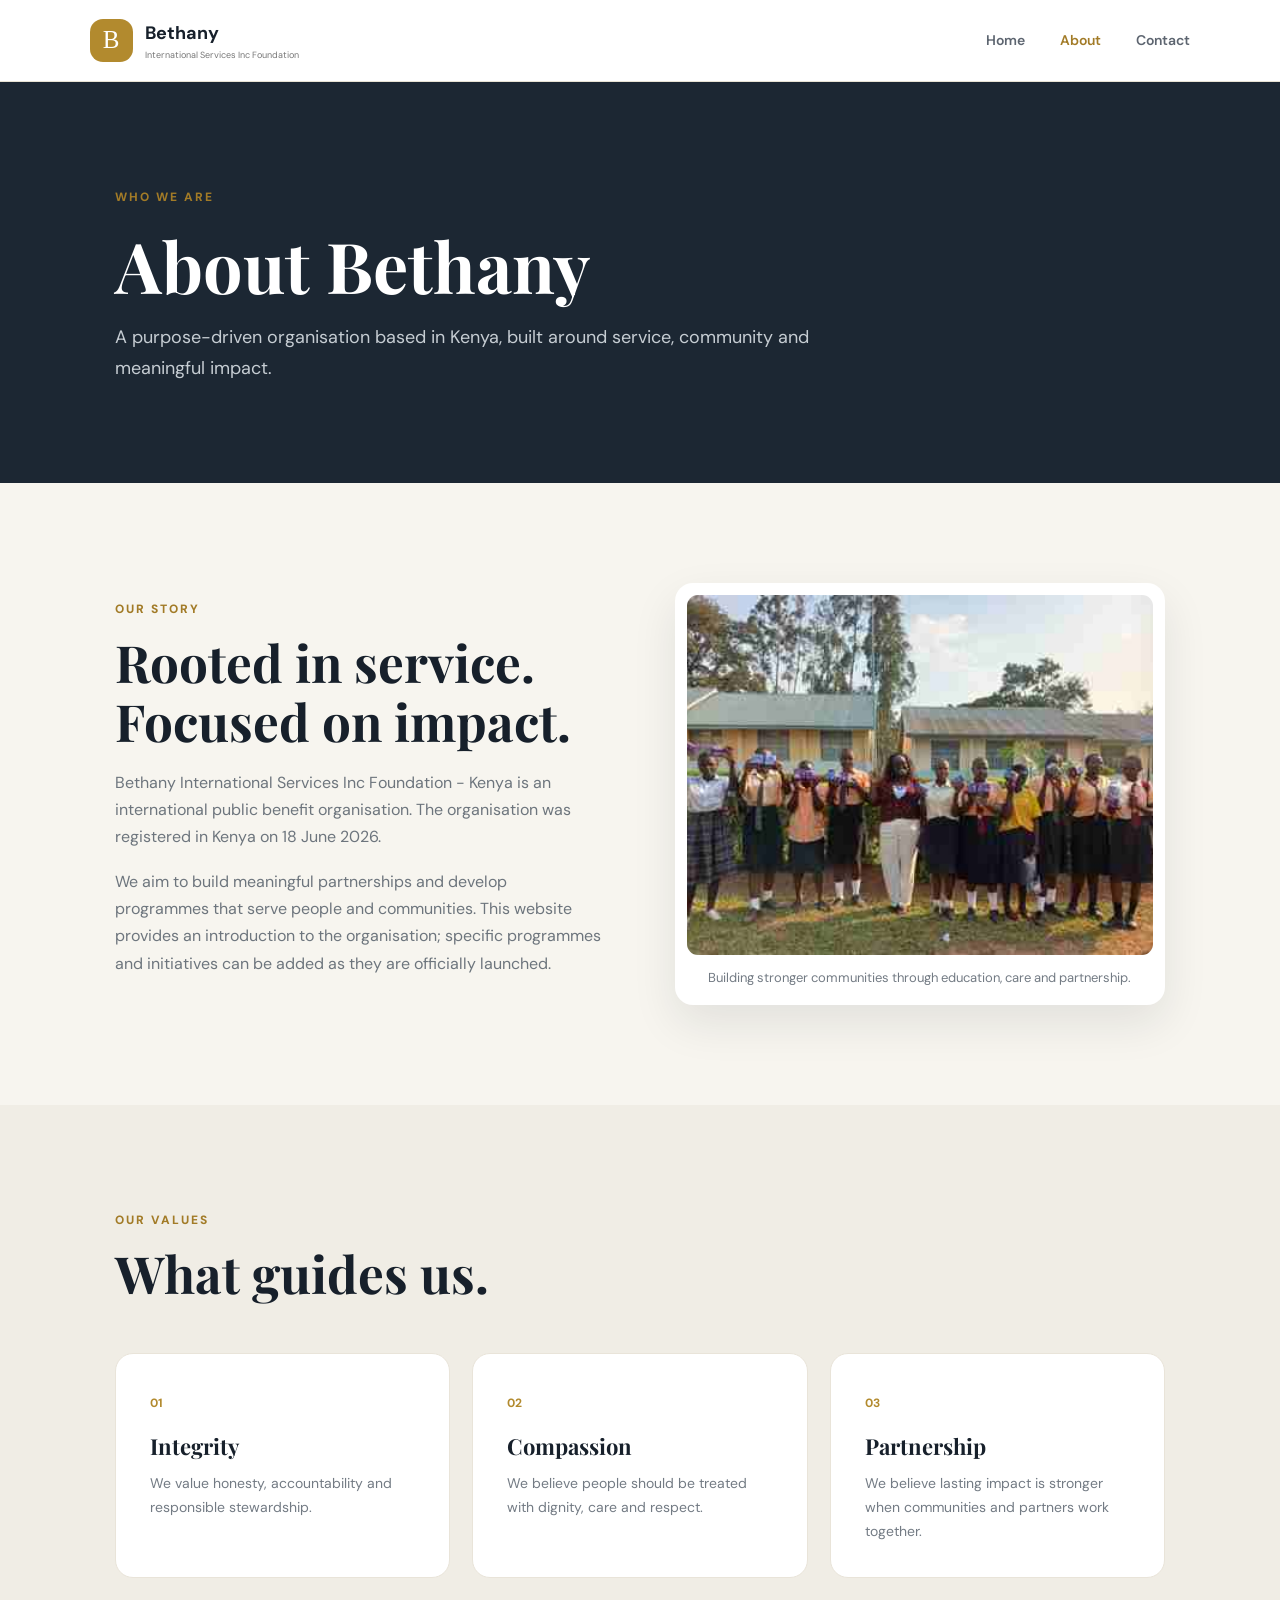
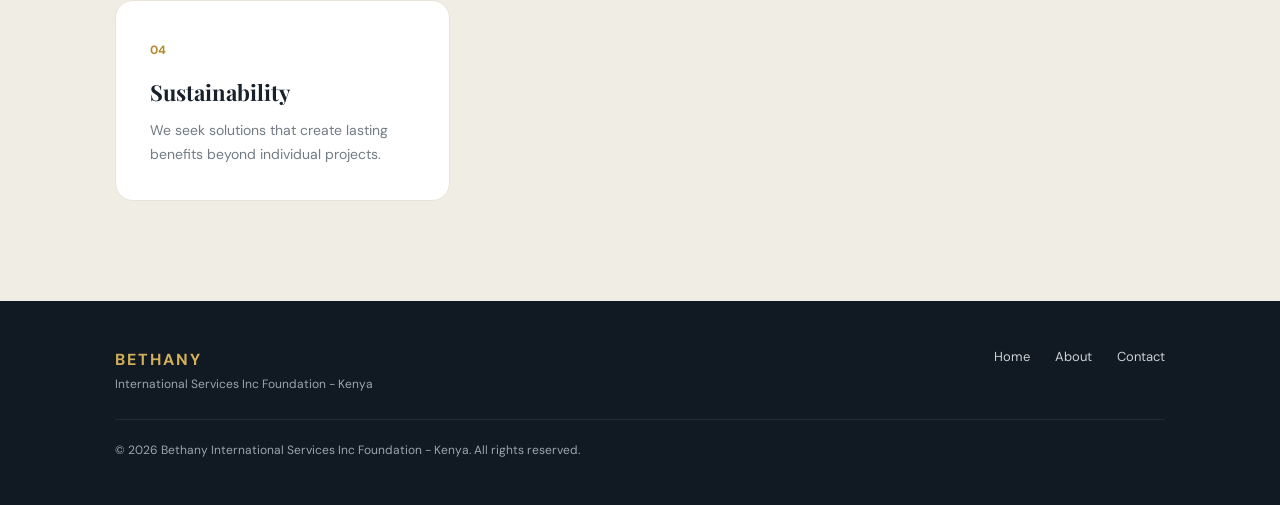
<file: bethan_international/about.html>
<!DOCTYPE html>
<html lang="en"><head><meta charset="UTF-8"><meta name="viewport" content="width=device-width,initial-scale=1.0"><title>About | Bethany International Services Inc Foundation</title><link rel="preconnect" href="https://fonts.googleapis.com"><link rel="preconnect" href="https://fonts.gstatic.com" crossorigin><link href="https://fonts.googleapis.com/css2?family=DM+Sans:wght@400;500;600;700&family=Playfair+Display:wght@600;700&display=swap" rel="stylesheet"><link rel="stylesheet" href="style.css"></head>
<body><header class="navbar"><a class="brand" href="index.html"><span class="brand-mark">B</span><span><strong>Bethany</strong><small>International Services Inc Foundation</small></span></a><button class="menu-toggle" aria-label="Open menu" aria-expanded="false">☰</button><nav><a href="index.html">Home</a><a class="active" href="about.html">About</a><a href="contact.html">Contact</a></nav></header>
<section class="page-hero"><span class="eyebrow">WHO WE ARE</span><h1>About Bethany</h1><p>A purpose-driven organisation based in Kenya, built around service, community and meaningful impact.</p></section>
<section class="about-grid section"><div><span class="eyebrow">OUR STORY</span><h2>Rooted in service. Focused on impact.</h2><p>Bethany International Services Inc Foundation - Kenya is an international public benefit organisation. The organisation was registered in Kenya on 18 June 2026.</p><p>We aim to build meaningful partnerships and develop programmes that serve people and communities. This website provides an introduction to the organisation; specific programmes and initiatives can be added as they are officially launched.</p></div><figure class="community-photo"><img src="community-outreach.jpg" alt="Bethany community outreach with students at a school"><figcaption>Building stronger communities through education, care and partnership.</figcaption></figure></section>
<section class="values section"><div class="section-heading"><span class="eyebrow">OUR VALUES</span><h2>What guides us.</h2></div><div class="cards"><article class="info-card"><span>01</span><h3>Integrity</h3><p>We value honesty, accountability and responsible stewardship.</p></article><article class="info-card"><span>02</span><h3>Compassion</h3><p>We believe people should be treated with dignity, care and respect.</p></article><article class="info-card"><span>03</span><h3>Partnership</h3><p>We believe lasting impact is stronger when communities and partners work together.</p></article><article class="info-card"><span>04</span><h3>Sustainability</h3><p>We seek solutions that create lasting benefits beyond individual projects.</p></article></div></section>

<footer><div><strong>BETHANY</strong><p>International Services Inc Foundation - Kenya</p></div><div class="footer-links"><a href="index.html">Home</a><a href="about.html">About</a><a href="contact.html">Contact</a></div><p class="copyright">© 2026 Bethany International Services Inc Foundation - Kenya. All rights reserved.</p></footer><script src="script.js"></script></body></html>
</file>
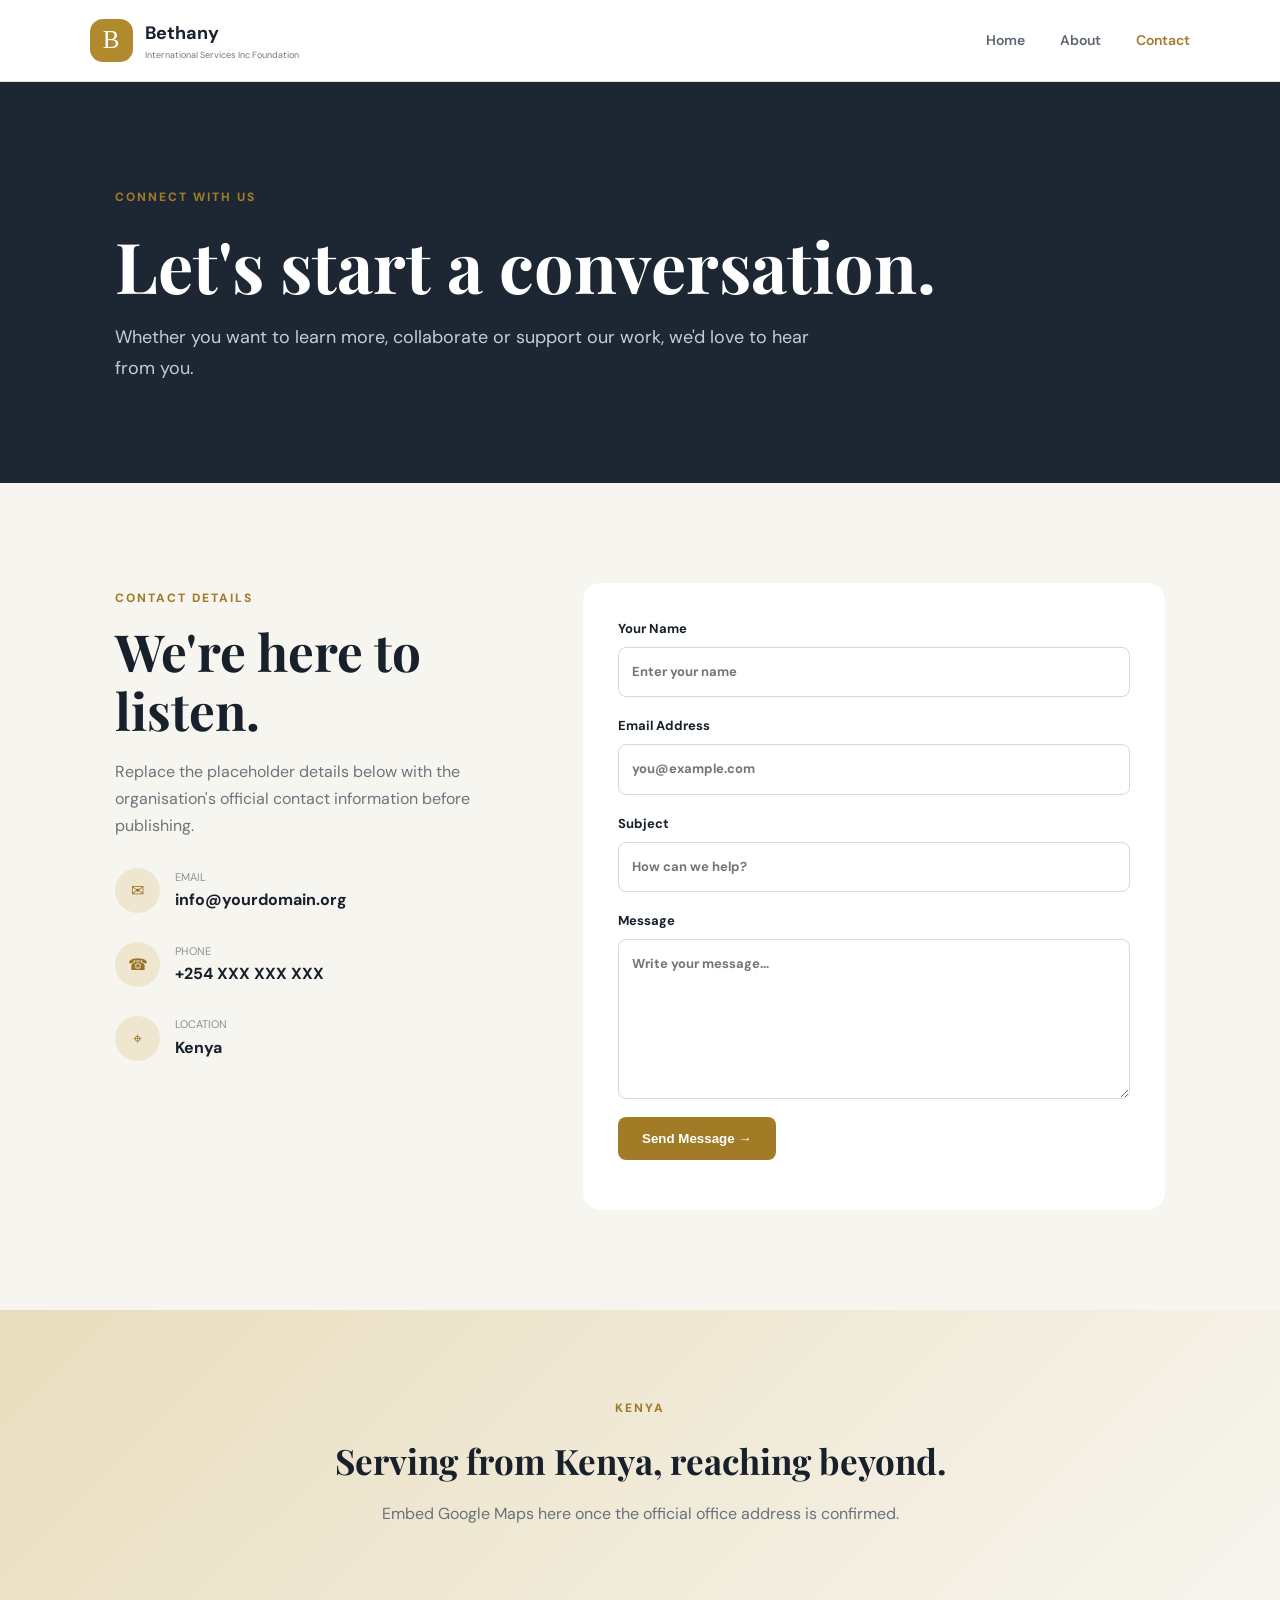
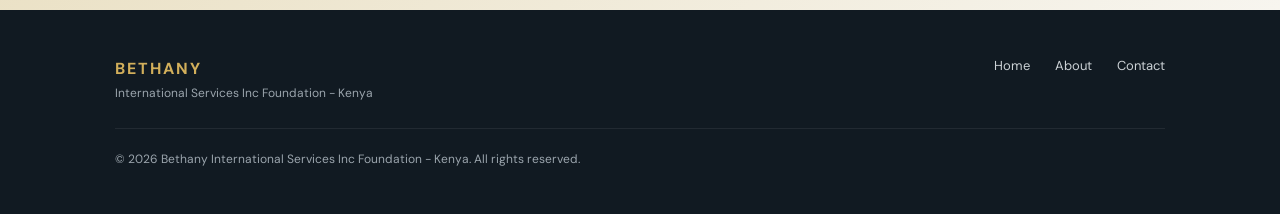
<file: bethan_international/contact.html>
<!DOCTYPE html>
<html lang="en"><head><meta charset="UTF-8"><meta name="viewport" content="width=device-width,initial-scale=1.0"><title>Contact | Bethany International Services Inc Foundation</title><link rel="preconnect" href="https://fonts.googleapis.com"><link rel="preconnect" href="https://fonts.gstatic.com" crossorigin><link href="https://fonts.googleapis.com/css2?family=DM+Sans:wght@400;500;600;700&family=Playfair+Display:wght@600;700&display=swap" rel="stylesheet"><link rel="stylesheet" href="style.css"></head>
<body><header class="navbar"><a class="brand" href="index.html"><span class="brand-mark">B</span><span><strong>Bethany</strong><small>International Services Inc Foundation</small></span></a><button class="menu-toggle" aria-label="Open menu" aria-expanded="false">☰</button><nav><a href="index.html">Home</a><a href="about.html">About</a><a class="active" href="contact.html">Contact</a></nav></header>
<section class="page-hero"><span class="eyebrow">CONNECT WITH US</span><h1>Let's start a conversation.</h1><p>Whether you want to learn more, collaborate or support our work, we'd love to hear from you.</p></section>
<section class="contact-section section"><div class="contact-info"><span class="eyebrow">CONTACT DETAILS</span><h2>We're here to listen.</h2><p>Replace the placeholder details below with the organisation's official contact information before publishing.</p><div class="contact-item"><span>✉</span><div><small>Email</small><strong>info@yourdomain.org</strong></div></div><div class="contact-item"><span>☎</span><div><small>Phone</small><strong>+254 XXX XXX XXX</strong></div></div><div class="contact-item"><span>⌖</span><div><small>Location</small><strong>Kenya</strong></div></div></div><form class="contact-form" onsubmit="sendMessage(event)"><label>Your Name<input type="text" placeholder="Enter your name" required></label><label>Email Address<input type="email" placeholder="you@example.com" required></label><label>Subject<input type="text" placeholder="How can we help?" required></label><label>Message<textarea rows="6" placeholder="Write your message..." required></textarea></label><button class="btn primary" type="submit">Send Message →</button><p id="form-message" class="form-message"></p></form></section>
<section class="map-placeholder"><div><span class="eyebrow">KENYA</span><h2>Serving from Kenya, reaching beyond.</h2><p>Embed Google Maps here once the official office address is confirmed.</p></div></section>
<footer><div><strong>BETHANY</strong><p>International Services Inc Foundation - Kenya</p></div><div class="footer-links"><a href="index.html">Home</a><a href="about.html">About</a><a href="contact.html">Contact</a></div><p class="copyright">© 2026 Bethany International Services Inc Foundation - Kenya. All rights reserved.</p></footer><script src="script.js"></script></body></html>
</file>
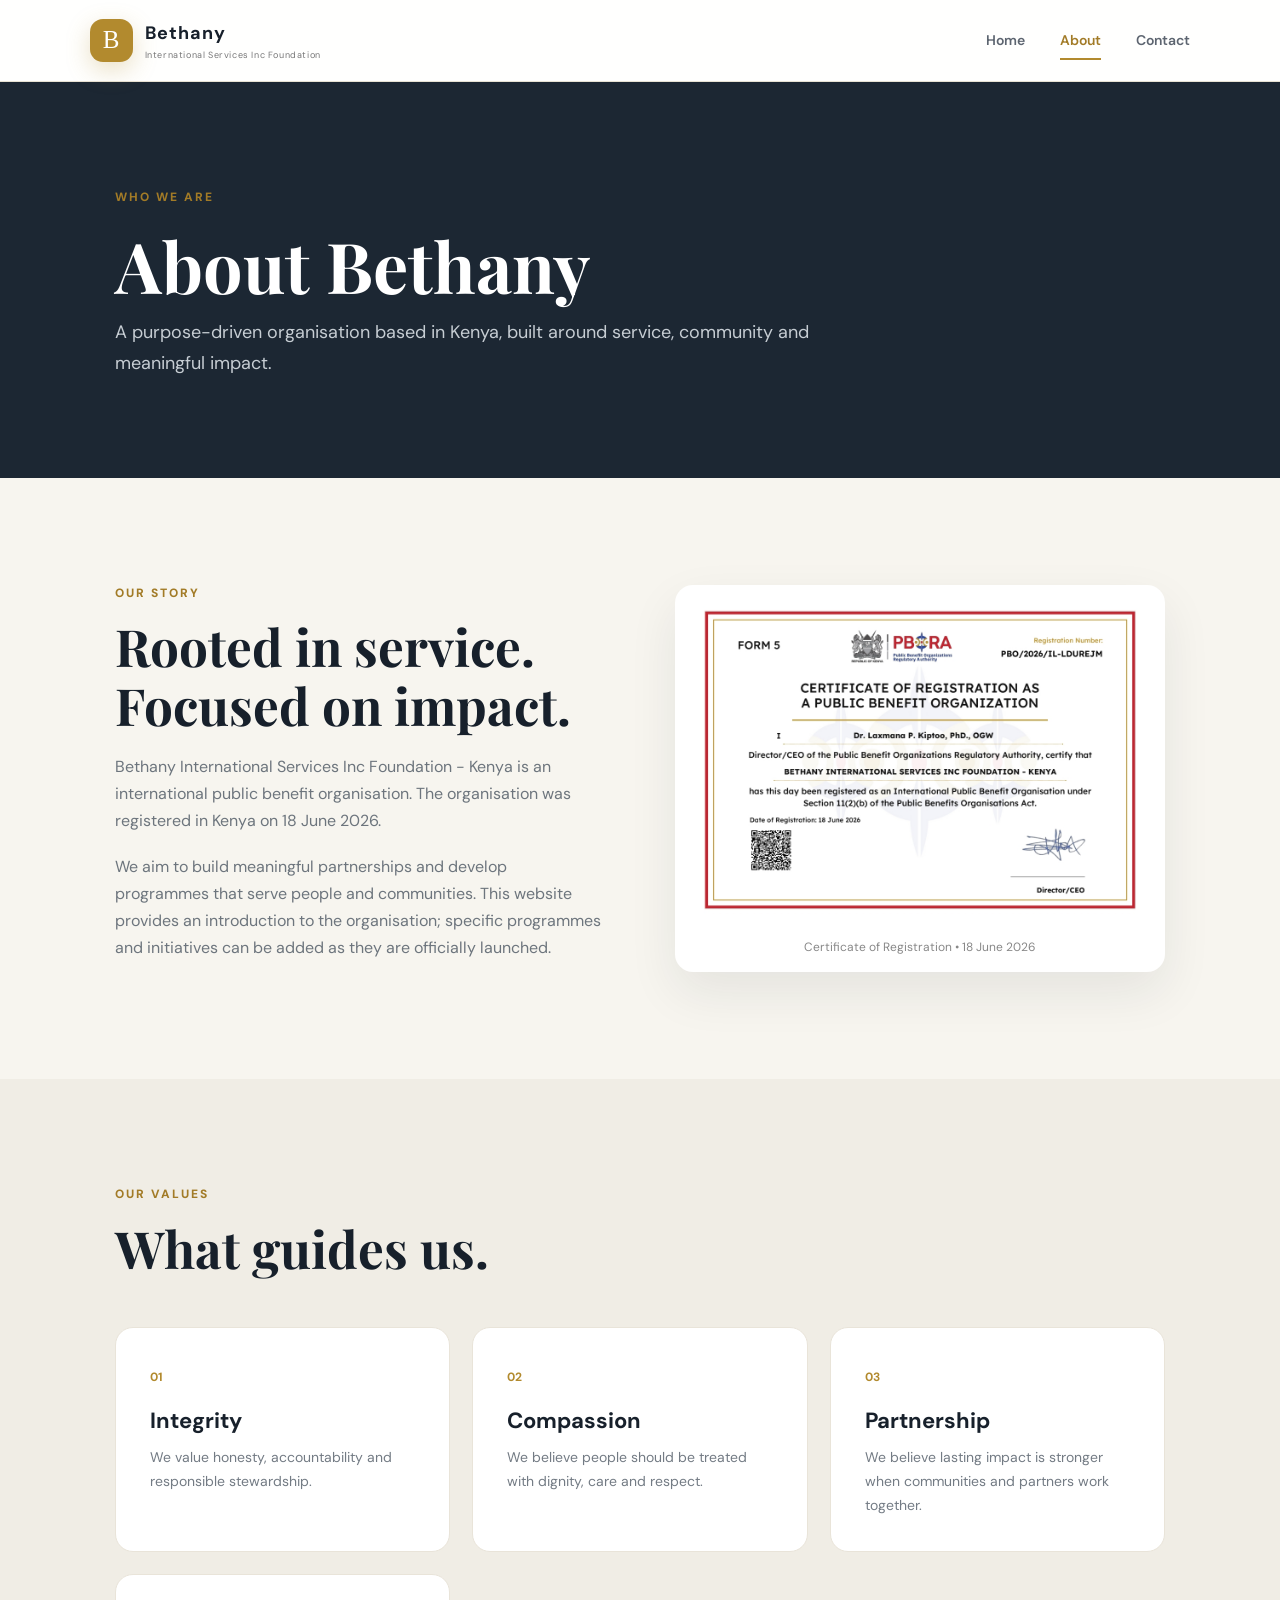
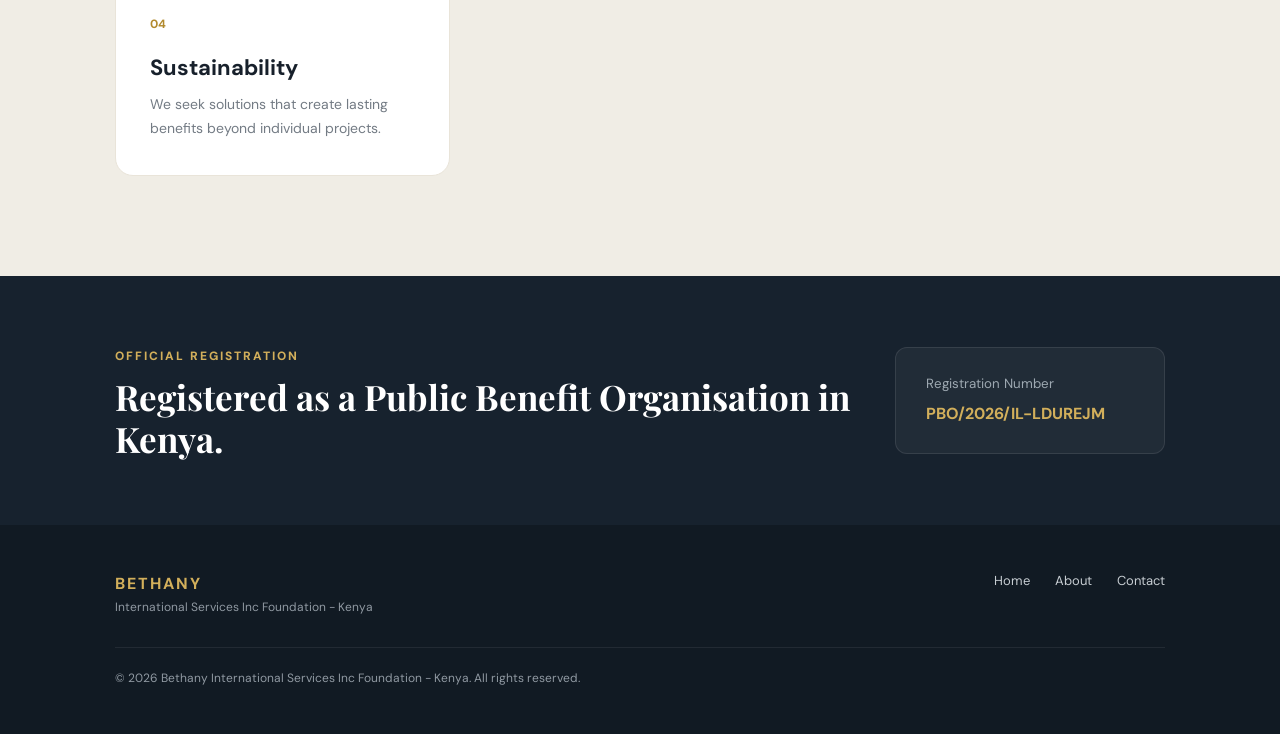
<file: Bethany_International_Website/about.html>
<!DOCTYPE html>
<html lang="en">
<head>
  <meta charset="UTF-8">
  <meta name="viewport" content="width=device-width, initial-scale=1.0">
  <title>About | Bethany International Services Inc Foundation</title>
  <link rel="preconnect" href="https://fonts.googleapis.com">
  <link rel="preconnect" href="https://fonts.gstatic.com" crossorigin>
  <link href="https://fonts.googleapis.com/css2?family=DM+Sans:wght@400;500;600;700&family=Playfair+Display:wght@600;700&display=swap" rel="stylesheet">
  <link rel="stylesheet" href="style.css">
</head>
<body>
<header class="navbar">
  <a class="brand" href="index.html"><span class="brand-mark">B</span><span><strong>Bethany</strong><small>International Services Inc Foundation</small></span></a>
  <button class="menu-toggle">☰</button>
  <nav><a href="index.html">Home</a><a class="active" href="about.html">About</a><a href="contact.html">Contact</a></nav>
</header>

<section class="page-hero">
  <span class="eyebrow">WHO WE ARE</span>
  <h1>About Bethany</h1>
  <p>A purpose-driven organisation based in Kenya, built around service, community and meaningful impact.</p>
</section>

<section class="about-grid section">
  <div>
    <span class="eyebrow">OUR STORY</span>
    <h2>Rooted in service. Focused on impact.</h2>
    <p>Bethany International Services Inc Foundation - Kenya is an international public benefit organisation. The organisation was registered in Kenya on 18 June 2026.</p>
    <p>We aim to build meaningful partnerships and develop programmes that serve people and communities. This website provides an introduction to the organisation; specific programmes and initiatives can be added as they are officially launched.</p>
  </div>
  <div class="certificate-box">
    <img src="certificate.jpg" alt="Certificate of Registration as a Public Benefit Organisation">
    <p>Certificate of Registration • 18 June 2026</p>
  </div>
</section>

<section class="values section">
  <div class="section-heading">
    <span class="eyebrow">OUR VALUES</span>
    <h2>What guides us.</h2>
  </div>
  <div class="cards">
    <article class="info-card"><span>01</span><h3>Integrity</h3><p>We value honesty, accountability and responsible stewardship.</p></article>
    <article class="info-card"><span>02</span><h3>Compassion</h3><p>We believe people should be treated with dignity, care and respect.</p></article>
    <article class="info-card"><span>03</span><h3>Partnership</h3><p>We believe lasting impact is stronger when communities and partners work together.</p></article>
    <article class="info-card"><span>04</span><h3>Sustainability</h3><p>We seek solutions that create lasting benefits beyond individual projects.</p></article>
  </div>
</section>

<section class="registration">
  <div><span class="eyebrow">OFFICIAL REGISTRATION</span><h2>Registered as a Public Benefit Organisation in Kenya.</h2></div>
  <div class="reg-number"><small>Registration Number</small><strong>PBO/2026/IL-LDUREJM</strong></div>
</section>

<footer>
  <div><strong>BETHANY</strong><p>International Services Inc Foundation - Kenya</p></div>
  <div class="footer-links"><a href="index.html">Home</a><a href="about.html">About</a><a href="contact.html">Contact</a></div>
  <p class="copyright">© 2026 Bethany International Services Inc Foundation - Kenya. All rights reserved.</p>
</footer>
<script src="script.js"></script>
</body>
</html>
</file>
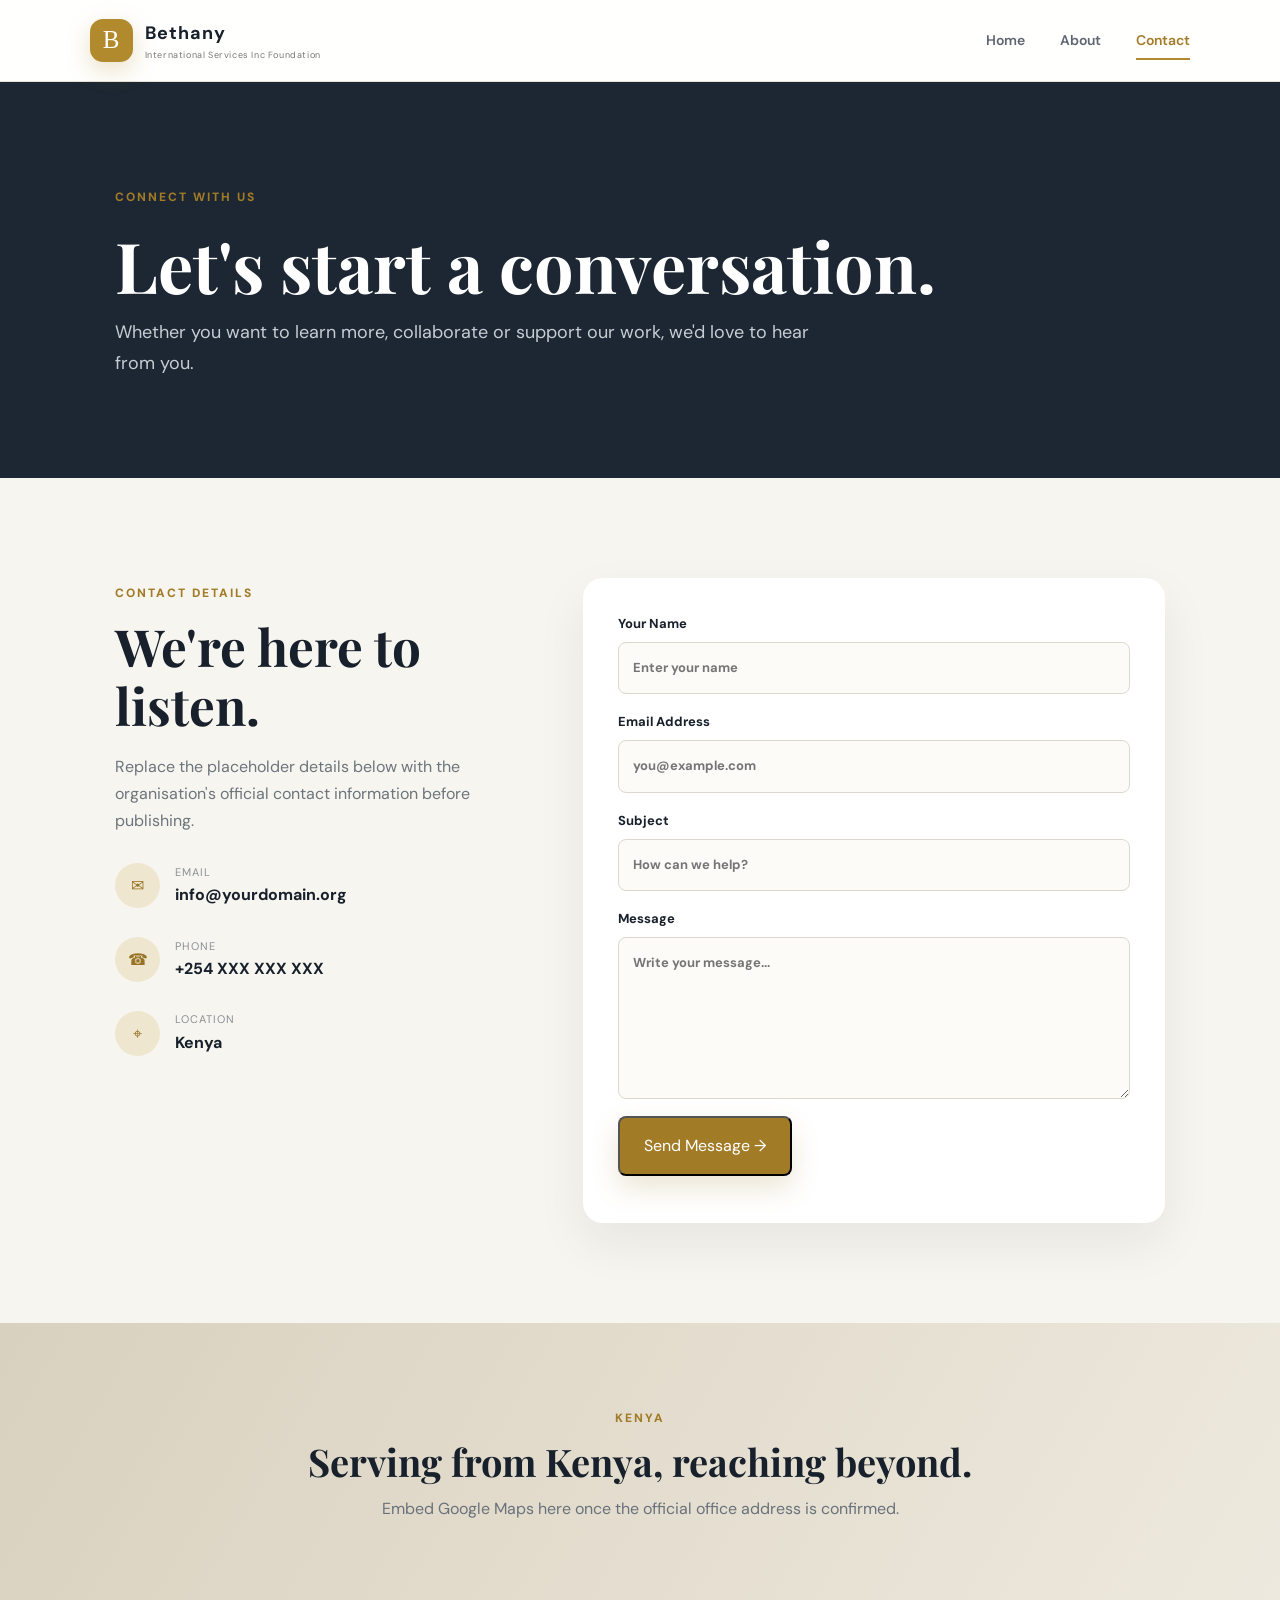
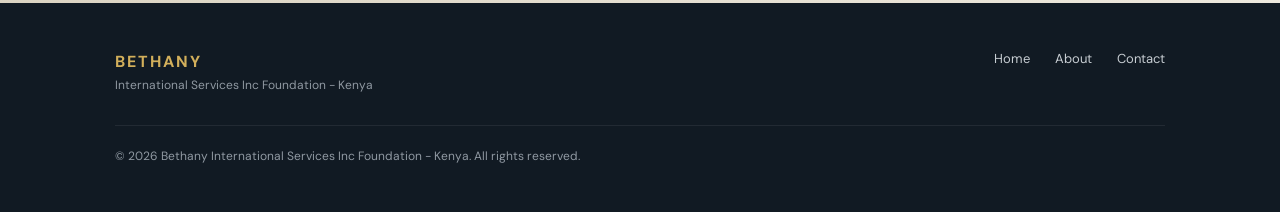
<file: Bethany_International_Website/contact.html>
<!DOCTYPE html>
<html lang="en">
<head>
  <meta charset="UTF-8">
  <meta name="viewport" content="width=device-width, initial-scale=1.0">
  <title>Contact | Bethany International Services Inc Foundation</title>
  <link rel="preconnect" href="https://fonts.googleapis.com">
  <link rel="preconnect" href="https://fonts.gstatic.com" crossorigin>
  <link href="https://fonts.googleapis.com/css2?family=DM+Sans:wght@400;500;600;700&family=Playfair+Display:wght@600;700&display=swap" rel="stylesheet">
  <link rel="stylesheet" href="style.css">
</head>
<body>
<header class="navbar">
  <a class="brand" href="index.html"><span class="brand-mark">B</span><span><strong>Bethany</strong><small>International Services Inc Foundation</small></span></a>
  <button class="menu-toggle">☰</button>
  <nav><a href="index.html">Home</a><a href="about.html">About</a><a class="active" href="contact.html">Contact</a></nav>
</header>

<section class="page-hero">
  <span class="eyebrow">CONNECT WITH US</span>
  <h1>Let's start a conversation.</h1>
  <p>Whether you want to learn more, collaborate or support our work, we'd love to hear from you.</p>
</section>

<section class="contact-section section">
  <div class="contact-info">
    <span class="eyebrow">CONTACT DETAILS</span>
    <h2>We're here to listen.</h2>
    <p>Replace the placeholder details below with the organisation's official contact information before publishing.</p>
    <div class="contact-item"><span>✉</span><div><small>Email</small><strong>info@yourdomain.org</strong></div></div>
    <div class="contact-item"><span>☎</span><div><small>Phone</small><strong>+254 XXX XXX XXX</strong></div></div>
    <div class="contact-item"><span>⌖</span><div><small>Location</small><strong>Kenya</strong></div></div>
  </div>

  <form class="contact-form" onsubmit="sendMessage(event)">
    <label>Your Name<input type="text" placeholder="Enter your name" required></label>
    <label>Email Address<input type="email" placeholder="you@example.com" required></label>
    <label>Subject<input type="text" placeholder="How can we help?" required></label>
    <label>Message<textarea rows="6" placeholder="Write your message..." required></textarea></label>
    <button class="btn primary" type="submit">Send Message →</button>
    <p id="form-message" class="form-message"></p>
  </form>
</section>

<section class="map-placeholder">
  <div><span class="eyebrow">KENYA</span><h2>Serving from Kenya, reaching beyond.</h2><p>Embed Google Maps here once the official office address is confirmed.</p></div>
</section>

<footer>
  <div><strong>BETHANY</strong><p>International Services Inc Foundation - Kenya</p></div>
  <div class="footer-links"><a href="index.html">Home</a><a href="about.html">About</a><a href="contact.html">Contact</a></div>
  <p class="copyright">© 2026 Bethany International Services Inc Foundation - Kenya. All rights reserved.</p>
</footer>
<script src="script.js"></script>
</body>
</html>
</file>
<file: Bethany_International_Website/style.css>
*{box-sizing:border-box;margin:0;padding:0}html{scroll-behavior:smooth}body{font-family:'DM Sans',sans-serif;color:#17202b;background:#f7f5ef;line-height:1.7}a{text-decoration:none;color:inherit}.navbar{height:82px;padding:0 7%;display:flex;align-items:center;justify-content:space-between;background:rgba(255,255,255,.92);backdrop-filter:blur(16px);position:sticky;top:0;z-index:20;border-bottom:1px solid #e8e2d4}.brand{display:flex;align-items:center;gap:12px}.brand-mark{width:43px;height:43px;border-radius:13px;display:grid;place-items:center;background:#b28a2e;color:white;font-family:Georgia;font-size:25px;box-shadow:0 8px 25px #b28a2e44}.brand strong{display:block;font-size:18px;letter-spacing:1px}.brand small{display:block;font-size:9px;letter-spacing:.6px;color:#777}.navbar nav{display:flex;gap:35px}.navbar nav a{font-weight:600;font-size:14px;color:#5d6570;position:relative}.navbar nav a:hover,.navbar nav .active{color:#a27b27}.navbar nav .active:after{content:'';height:2px;background:#b28a2e;position:absolute;left:0;right:0;bottom:-8px}.menu-toggle{display:none;border:0;background:none;font-size:26px}.hero{min-height:650px;padding:90px 9%;display:grid;grid-template-columns:1.3fr .7fr;align-items:center;gap:60px;background:radial-gradient(circle at 80% 25%,#e8ddbd 0,#f7f5ef 35%),#f7f5ef}.eyebrow{color:#a27b27;font-size:12px;font-weight:800;letter-spacing:2px}.hero h1,.page-hero h1{font-family:'Playfair Display',serif;font-size:clamp(50px,7vw,82px);line-height:1.04;margin:20px 0}.hero h1 span{color:#a27b27}.hero p{max-width:650px;color:#65707c;font-size:18px}.hero-buttons{display:flex;gap:15px;margin-top:30px;flex-wrap:wrap}.btn{display:inline-block;padding:14px 24px;border-radius:8px;font-weight:700;transition:.25s}.btn:hover{transform:translateY(-3px)}.primary{background:#a27b27;color:white;box-shadow:0 12px 28px #a27b2733}.ghost{border:1px solid #cfc6b3;color:#4e5660}.light{background:white;color:#8d691f}.hero-card{position:relative;min-height:370px;padding:55px 40px;border-radius:28px;background:#1c2733;color:white;display:flex;flex-direction:column;justify-content:center;box-shadow:0 30px 70px #17202b35;overflow:hidden}.glow{position:absolute;width:260px;height:260px;background:#b28a2e55;filter:blur(60px);top:-90px;right:-80px}.card-icon{font-size:42px;color:#d2af5b;position:relative}.hero-card h3{font-family:'Playfair Display';font-size:35px;margin:15px 0 4px;position:relative}.hero-card p,.hero-card span{color:#bdc5cc;position:relative}.line{width:65px;height:3px;background:#b28a2e;margin:28px 0}.stats{display:grid;grid-template-columns:repeat(4,1fr);background:#1c2733;color:white;padding:32px 9%;gap:20px}.stats div{border-right:1px solid #ffffff22;padding-left:25px}.stats div:last-child{border:0}.stats strong{display:block;font-family:'Playfair Display';font-size:25px;color:#d2af5b}.stats span{font-size:12px;color:#aeb7c0}.section{padding:100px 9%}.section-heading{max-width:700px;margin-bottom:50px}.section h2,.split-content h2,.contact-info h2{font-family:'Playfair Display';font-size:clamp(35px,4vw,52px);line-height:1.15;margin:12px 0 18px}.section-heading p,.split-content p,.contact-info>p{color:#6c747c}.cards{display:grid;grid-template-columns:repeat(3,1fr);gap:22px}.info-card{background:white;border:1px solid #e9e4d9;border-radius:18px;padding:34px;transition:.3s}.info-card:hover{transform:translateY(-7px);box-shadow:0 18px 40px #17202b13}.info-card span{color:#b28a2e;font-size:12px;font-weight:bold}.info-card h3{font-size:22px;margin:12px 0 7px}.info-card p{color:#737b84;font-size:14px}.split-section{display:grid;grid-template-columns:1fr 1fr;min-height:520px}.split-image{background:linear-gradient(135deg,#263544,#a27b27);position:relative;overflow:hidden}.split-image:before{content:'BETHANY';position:absolute;font-family:'Playfair Display';font-size:100px;font-weight:bold;color:#ffffff10;transform:rotate(-25deg);top:120px;left:10px}.quote{position:absolute;bottom:60px;left:12%;right:12%;font-family:'Playfair Display';font-size:28px;color:white;line-height:1.35}.split-content{padding:90px 12%;background:#fff}.text-link{display:inline-block;color:#9a7428;font-weight:bold;margin-top:20px}.cta{padding:100px 9%;text-align:center;background:#a27b27;color:white}.cta .eyebrow{color:#f4dfaa}.cta h2{font-family:'Playfair Display';font-size:clamp(34px,5vw,58px);max-width:800px;margin:15px auto 30px;line-height:1.1}.page-hero{padding:100px 9%;background:#1c2733;color:white}.page-hero h1{font-size:clamp(45px,6vw,70px);margin-bottom:15px}.page-hero p{max-width:700px;color:#c6cdd3;font-size:18px}.about-grid{display:grid;grid-template-columns:1fr 1fr;gap:70px;align-items:center}.about-grid p{color:#6d757d;margin:0 0 18px}.certificate-box{background:white;padding:15px;border-radius:18px;box-shadow:0 20px 50px #17202b15}.certificate-box img{display:block;width:100%;border-radius:8px}.certificate-box p{font-size:12px!important;text-align:center;margin:12px 0 0!important;color:#888!important}.values{background:#f0ede5}.cards .info-card:nth-child(4){grid-column:auto}.registration{padding:65px 9%;background:#17222e;color:white;display:flex;justify-content:space-between;align-items:center;gap:30px}.registration h2{font-family:'Playfair Display';font-size:35px;max-width:750px;line-height:1.2;margin-top:8px}.registration .eyebrow{color:#d2af5b}.reg-number{background:#ffffff0c;border:1px solid #ffffff18;padding:25px 30px;border-radius:12px;min-width:270px}.reg-number small{display:block;color:#9da8b1}.reg-number strong{display:block;color:#d2af5b;margin-top:5px}.contact-section{display:grid;grid-template-columns:.8fr 1.2fr;gap:80px}.contact-item{display:flex;gap:15px;align-items:center;margin-top:28px}.contact-item>span{width:45px;height:45px;display:grid;place-items:center;background:#efe6d0;color:#987225;border-radius:50%}.contact-item small,.contact-item strong{display:block}.contact-item small{font-size:11px;color:#8a9096;text-transform:uppercase;letter-spacing:1px}.contact-form{background:white;padding:35px;border-radius:20px;box-shadow:0 20px 50px #17202b12}.contact-form label{display:block;font-size:13px;font-weight:700;margin-bottom:17px}.contact-form input,.contact-form textarea{display:block;width:100%;margin-top:7px;border:1px solid #ddd8ce;border-radius:8px;padding:14px;font:inherit;outline:none;background:#fcfbf8}.contact-form input:focus,.contact-form textarea:focus{border-color:#b28a2e}.contact-form textarea{resize:vertical}.form-message{margin-top:12px;color:#a27b27;font-size:13px}.map-placeholder{min-height:280px;background:linear-gradient(120deg,#d9d1bf,#eee9de);display:grid;place-items:center;text-align:center;padding:50px}.map-placeholder h2{font-family:'Playfair Display';font-size:38px}.map-placeholder p{color:#69717a}footer{background:#111a23;color:white;padding:45px 9%;display:grid;grid-template-columns:1fr auto;gap:30px}footer strong{color:#d2af5b;letter-spacing:2px}footer p{color:#9099a2;font-size:12px}.footer-links{display:flex;gap:25px}.footer-links a{font-size:13px;color:#c7cdd2}.copyright{grid-column:1/-1;border-top:1px solid #ffffff12;padding-top:20px}@media(max-width:800px){.navbar{padding:0 5%}.menu-toggle{display:block}.navbar nav{display:none;position:absolute;top:82px;left:0;right:0;background:white;padding:20px 7%;flex-direction:column;gap:18px;box-shadow:0 15px 30px #0001}.navbar nav.open{display:flex}.hero,.about-grid,.contact-section,.split-section{grid-template-columns:1fr}.hero{padding:65px 7%}.hero-card{min-height:300px}.stats{grid-template-columns:1fr 1fr;padding:28px 7%}.stats div:nth-child(2){border:0}.section{padding:70px 7%}.cards{grid-template-columns:1fr}.split-image{min-height:380px}.split-content{padding:65px 8%}.page-hero{padding:70px 7%}.registration{padding:55px 7%;display:block}.reg-number{margin-top:25px}.contact-section{gap:45px}footer{grid-template-columns:1fr;padding:40px 7%}.footer-links{flex-wrap:wrap}.copyright{grid-column:auto}.brand small{display:none}}
/* Site-wide refresh: consistent pages, accessible controls and responsive layouts */
@import url('https://fonts.googleapis.com/css2?family=DM+Sans:wght@400;500;600;700;800&family=Playfair+Display:wght@600;700&display=swap');
:root{--gold:#a27b27;--ink:#17202b;--muted:#68727d;--paper:#f7f5ef}
body{font-family:'DM Sans',sans-serif;color:var(--ink);background:var(--paper)}
a:focus-visible,button:focus-visible,input:focus-visible,textarea:focus-visible{outline:3px solid #d2af5b;outline-offset:3px}
button{font:inherit}
.menu-toggle{cursor:pointer;border-radius:8px;padding:6px 10px}
.community-photo{max-width:1120px;margin:0 auto;background:#fff;padding:14px;border-radius:20px;box-shadow:0 20px 55px #17202b18;overflow:hidden}
.community-photo img{display:block;width:100%;max-height:620px;object-fit:cover;object-position:center 55%;border-radius:12px}
.community-photo figcaption{text-align:center;color:#68727d;padding:15px 8px 3px;font-size:14px}
.split-image{background-image:linear-gradient(0deg,#10192388,#10192322),url('../community-outreach.jpg');background-size:cover;background-position:center}
.info-card{height:100%}
.contact-form button{font:inherit}
.contact-form button:hover{filter:brightness(1.08);transform:translateY(-2px)}
footer a:hover{color:#d2af5b}
@media(max-width:800px){
 .navbar{height:74px;padding:0 5%}
 .menu-toggle{display:block}
 .navbar nav{display:none;position:absolute;top:74px;left:0;right:0;background:#fff;padding:22px 6%;box-shadow:0 18px 28px #17202b18;flex-direction:column;gap:20px}
 .navbar nav.open{display:flex}
 .hero{grid-template-columns:1fr;padding:70px 7%;gap:35px}
 .cards{grid-template-columns:repeat(2,minmax(0,1fr))}
 .about-grid,.contact-section,.split-section{grid-template-columns:1fr}
 .contact-section{gap:35px}
 .split-image{min-height:360px}
 .section{padding:75px 7%}
 .community-photo{margin:0}
}
@media(max-width:520px){
 .brand small{font-size:8px}
 .hero h1{font-size:clamp(43px,12vw,58px)}
 .hero-card{min-height:280px;padding:35px 28px}
 .cards,.stats{grid-template-columns:1fr}
 .stats div{border-right:0;border-bottom:1px solid #ffffff22;padding:12px 0}
 .stats div:last-child{border:0}
 .section{padding:58px 6%}
 .page-hero{padding:68px 7%}
 .page-hero h1{font-size:clamp(42px,12vw,58px)}
 .contact-form{padding:24px}
 .community-photo img{max-height:390px}
 .footer-links{flex-wrap:wrap;gap:14px}
 footer{padding:38px 7%;grid-template-columns:1fr}
 .copyright{grid-column:auto}
}
</file>
<file: bethan_international/style.css>
*{box-sizing:border-box;margin:0;padding:0}html{scroll-behavior:smooth}body{font-family:'DM Sans',sans-serif;color:#17202b;background:#f7f5ef;line-height:1.7}a{text-decoration:none;color:inherit}.navbar{min-height:82px;padding:0 7%;display:flex;align-items:center;justify-content:space-between;background:#fff;position:sticky;top:0;z-index:20;border-bottom:1px solid #e8e2d4}.brand{display:flex;align-items:center;gap:12px}.brand-mark{width:43px;height:43px;border-radius:13px;display:grid;place-items:center;background:#b28a2e;color:#fff;font-family:Georgia;font-size:25px}.brand strong{display:block;font-size:18px}.brand small{display:block;font-size:9px;color:#777}.navbar nav{display:flex;gap:35px}.navbar nav a{font-weight:600;font-size:14px;color:#5d6570}.navbar nav a:hover,.navbar nav .active{color:#a27b27}.menu-toggle{display:none;border:0;background:none;font-size:26px;cursor:pointer}.eyebrow{color:#a27b27;font-size:12px;font-weight:800;letter-spacing:2px}.hero{min-height:650px;padding:90px 9%;display:grid;grid-template-columns:1.3fr .7fr;align-items:center;gap:60px;background:radial-gradient(circle at 80% 25%,#e8ddbd,#f7f5ef 35%)}h1,h2,h3{font-family:'Playfair Display',serif}.hero h1,.page-hero h1{font-size:clamp(50px,7vw,82px);line-height:1.04;margin:20px 0}.hero h1 span{color:#a27b27}.hero p{max-width:650px;color:#65707c;font-size:18px}.hero-buttons{display:flex;gap:15px;margin-top:30px;flex-wrap:wrap}.btn{display:inline-block;padding:14px 24px;border-radius:8px;font-weight:700;border:0;cursor:pointer}.primary{background:#a27b27;color:#fff}.ghost{border:1px solid #cfc6b3}.light{background:#fff;color:#8d691f}.hero-card{min-height:370px;padding:55px 40px;border-radius:28px;background:#1c2733;color:#fff;display:flex;flex-direction:column;justify-content:center;box-shadow:0 30px 70px #17202b35}.hero-card .card-icon{font-size:42px;color:#d2af5b}.hero-card h3{font-size:35px;margin:15px 0}.hero-card p,.hero-card span{color:#bdc5cc}.line{width:65px;height:3px;background:#b28a2e;margin:28px 0}.stats{display:grid;grid-template-columns:repeat(4,1fr);background:#1c2733;color:#fff;padding:32px 9%;gap:20px}.stats div{border-right:1px solid #ffffff22;padding-left:25px}.stats strong{display:block;font-family:'Playfair Display';font-size:25px;color:#d2af5b}.stats span{font-size:12px;color:#aeb7c0}.section{padding:100px 9%}.section-heading{max-width:700px;margin-bottom:50px}.section h2,.split-content h2,.contact-info h2{font-size:clamp(35px,4vw,52px);line-height:1.15;margin:12px 0 18px}.section-heading p,.split-content p,.contact-info>p{color:#6c747c}.cards{display:grid;grid-template-columns:repeat(3,1fr);gap:22px}.info-card{background:#fff;border:1px solid #e9e4d9;border-radius:18px;padding:34px;transition:.3s}.info-card:hover{transform:translateY(-7px)}.info-card span{color:#b28a2e;font-size:12px;font-weight:bold}.info-card h3{font-size:22px;margin:12px 0 7px}.info-card p{color:#737b84;font-size:14px}.split-section{display:grid;grid-template-columns:1fr 1fr;min-height:520px}.split-image{background:linear-gradient(135deg,#263544,#a27b27);position:relative}.split-image:before{content:'BETHANY';position:absolute;font-family:'Playfair Display';font-size:100px;color:#ffffff10;transform:rotate(-25deg);top:120px}.quote{position:absolute;bottom:60px;left:12%;right:12%;font-family:'Playfair Display';font-size:28px;color:#fff}.split-content{padding:90px 12%;background:#fff}.text-link{display:inline-block;color:#9a7428;font-weight:bold;margin-top:20px}.cta{padding:100px 9%;text-align:center;background:#a27b27;color:#fff}.cta .eyebrow{color:#f4dfaa}.cta h2{font-size:clamp(34px,5vw,58px);max-width:800px;margin:15px auto 30px;line-height:1.1}.page-hero{padding:100px 9%;background:#1c2733;color:#fff}.page-hero h1{font-size:clamp(45px,6vw,70px)}.page-hero p{max-width:700px;color:#c6cdd3;font-size:18px}.about-grid{display:grid;grid-template-columns:1fr 1fr;gap:70px;align-items:center}.about-grid p{color:#6d757d;margin-bottom:18px}.community-photo{margin:0;background:#fff;padding:12px;border-radius:18px;box-shadow:0 18px 45px #17202b18;overflow:hidden}.community-photo img{display:block;width:100%;height:360px;object-fit:cover;border-radius:11px}.community-photo figcaption{text-align:center;color:#737b84;font-size:13px;padding:12px 8px 4px}.certificate-box{background:#fff;padding:15px;border-radius:18px}.certificate-placeholder{min-height:350px;border:2px dashed #d5c59d;border-radius:8px;display:grid;place-items:center;align-content:center;text-align:center;font-family:'Playfair Display';font-size:90px;color:#b28a2e;background:#faf8f1}.certificate-placeholder small{font:700 11px 'DM Sans';letter-spacing:2px}.certificate-box p{text-align:center;font-size:12px;color:#888}.values{background:#f0ede5}.registration{padding:65px 9%;background:#17222e;color:#fff;display:flex;justify-content:space-between;align-items:center;gap:30px}.registration h2{font-size:35px;max-width:750px}.registration .eyebrow{color:#d2af5b}.reg-number{background:#ffffff0c;border:1px solid #ffffff18;padding:25px 30px;border-radius:12px}.reg-number small,.reg-number strong{display:block}.reg-number small{color:#9da8b1}.reg-number strong{color:#d2af5b}.contact-section{display:grid;grid-template-columns:.8fr 1.2fr;gap:80px}.contact-item{display:flex;gap:15px;align-items:center;margin-top:28px}.contact-item>span{width:45px;height:45px;display:grid;place-items:center;background:#efe6d0;color:#987225;border-radius:50%}.contact-item small,.contact-item strong{display:block}.contact-item small{font-size:11px;color:#8a9096;text-transform:uppercase}.contact-form{background:#fff;padding:35px;border-radius:18px}.contact-form label{display:block;font-weight:700;font-size:13px;margin-bottom:18px}.contact-form input,.contact-form textarea{display:block;width:100%;margin-top:7px;border:1px solid #ded8cc;border-radius:8px;padding:13px;font:inherit;outline:0}.contact-form input:focus,.contact-form textarea:focus{border-color:#b28a2e}.form-message{color:#8d691f;margin-top:15px;font-size:13px}.map-placeholder{min-height:300px;background:linear-gradient(135deg,#e8ddbd,#f7f5ef);display:grid;place-items:center;text-align:center;padding:50px}.map-placeholder h2{font-size:35px;margin:10px 0}.map-placeholder p{color:#69727b}footer{background:#111a22;color:#fff;padding:45px 9%;display:grid;grid-template-columns:1fr auto;gap:25px}footer strong{letter-spacing:2px;color:#d2af5b}footer p{color:#9ba5ad;font-size:12px}.footer-links{display:flex;gap:25px}.footer-links a{color:#cbd1d5;font-size:13px}.copyright{grid-column:1/-1;border-top:1px solid #ffffff12;padding-top:20px}@media(max-width:800px){.navbar{padding:0 5%}.menu-toggle{display:block}.navbar nav{display:none;position:absolute;left:0;right:0;top:82px;background:#fff;padding:20px 5%;flex-direction:column;gap:18px}.navbar nav.open{display:flex}.hero{grid-template-columns:1fr;padding:70px 7%}.stats{grid-template-columns:1fr 1fr;padding:28px 7%}.cards,.about-grid,.contact-section,.split-section{grid-template-columns:1fr}.section{padding:70px 7%}.split-image{min-height:330px}.split-content{padding:65px 7%}.registration{flex-direction:column;align-items:flex-start;padding:55px 7%}footer{grid-template-columns:1fr;padding:40px 7%}.page-hero{padding:70px 7%}}@media(max-width:480px){.brand small{display:none}.hero h1{font-size:48px}.stats{grid-template-columns:1fr}.stats div{border:0;border-bottom:1px solid #ffffff22;padding:10px 0}.hero-card{padding:40px 30px}.contact-form{padding:25px}.community-photo img{height:260px}}
</file>
